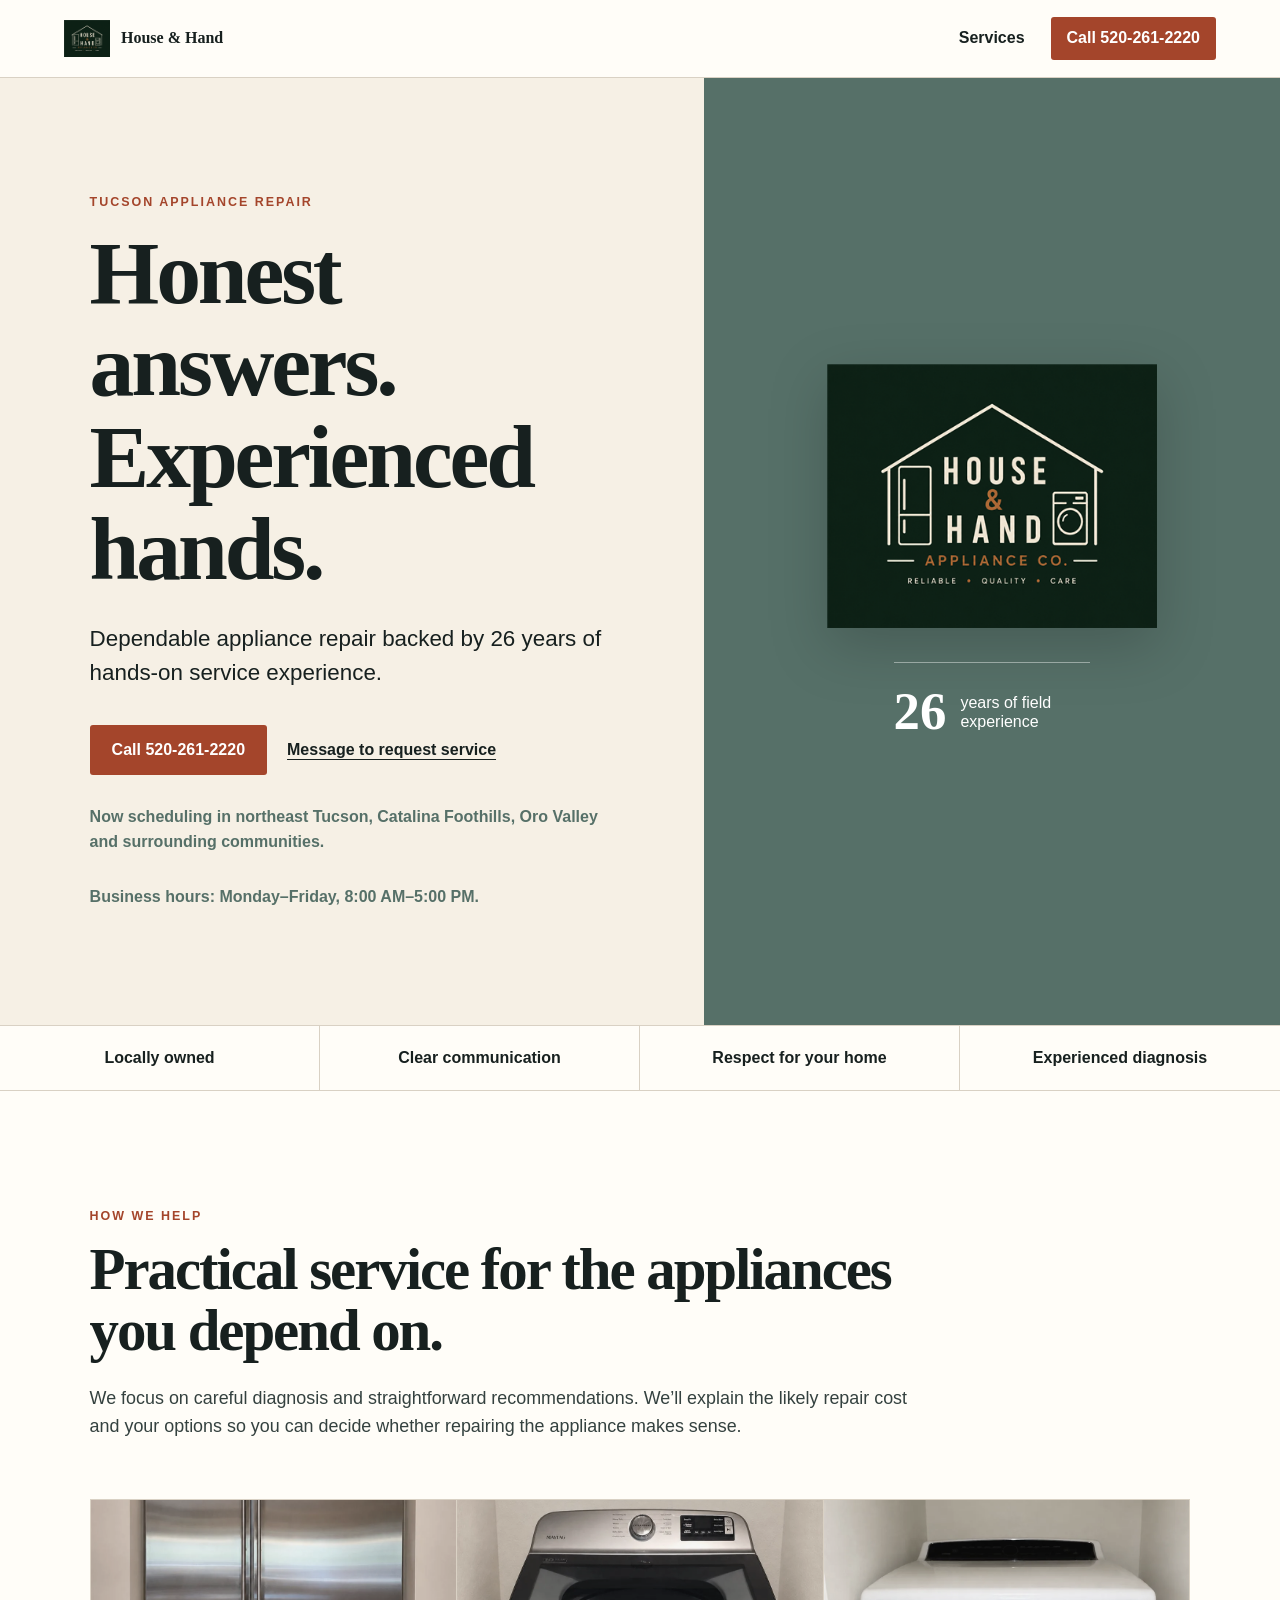
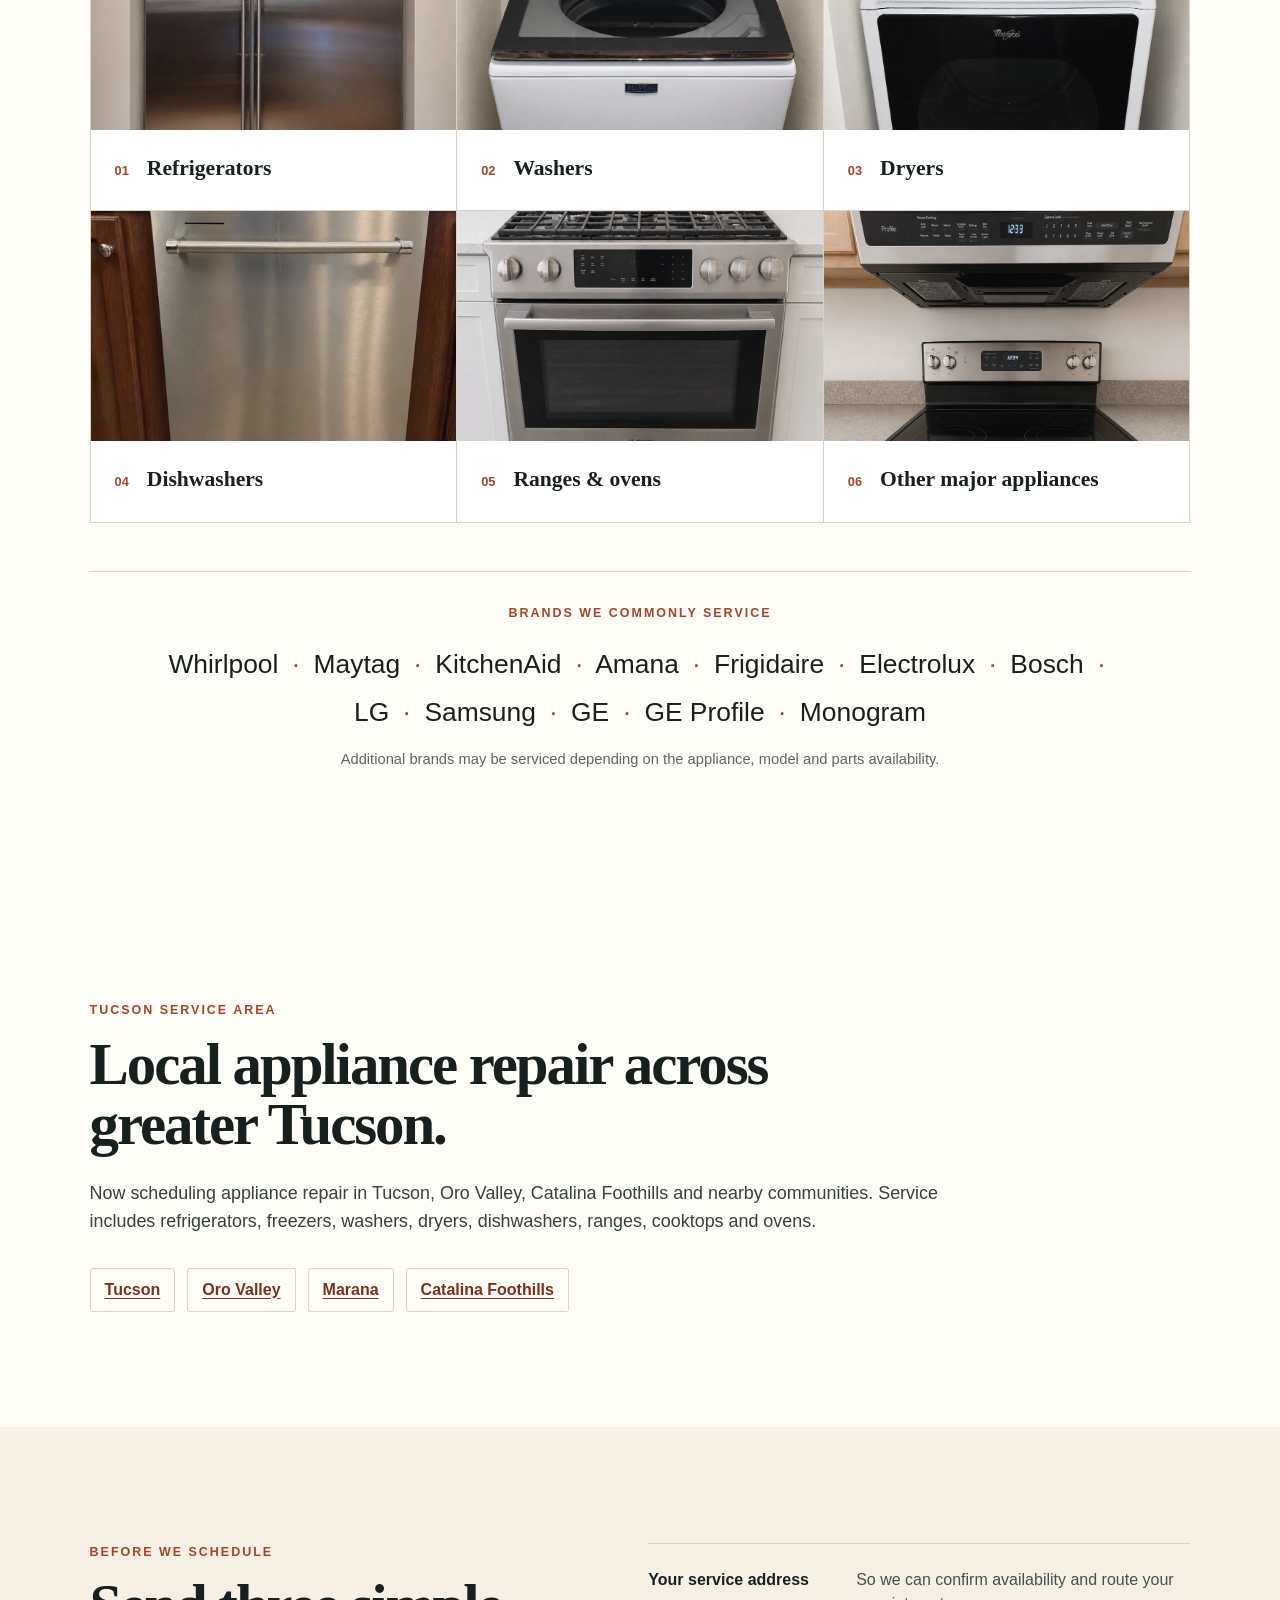
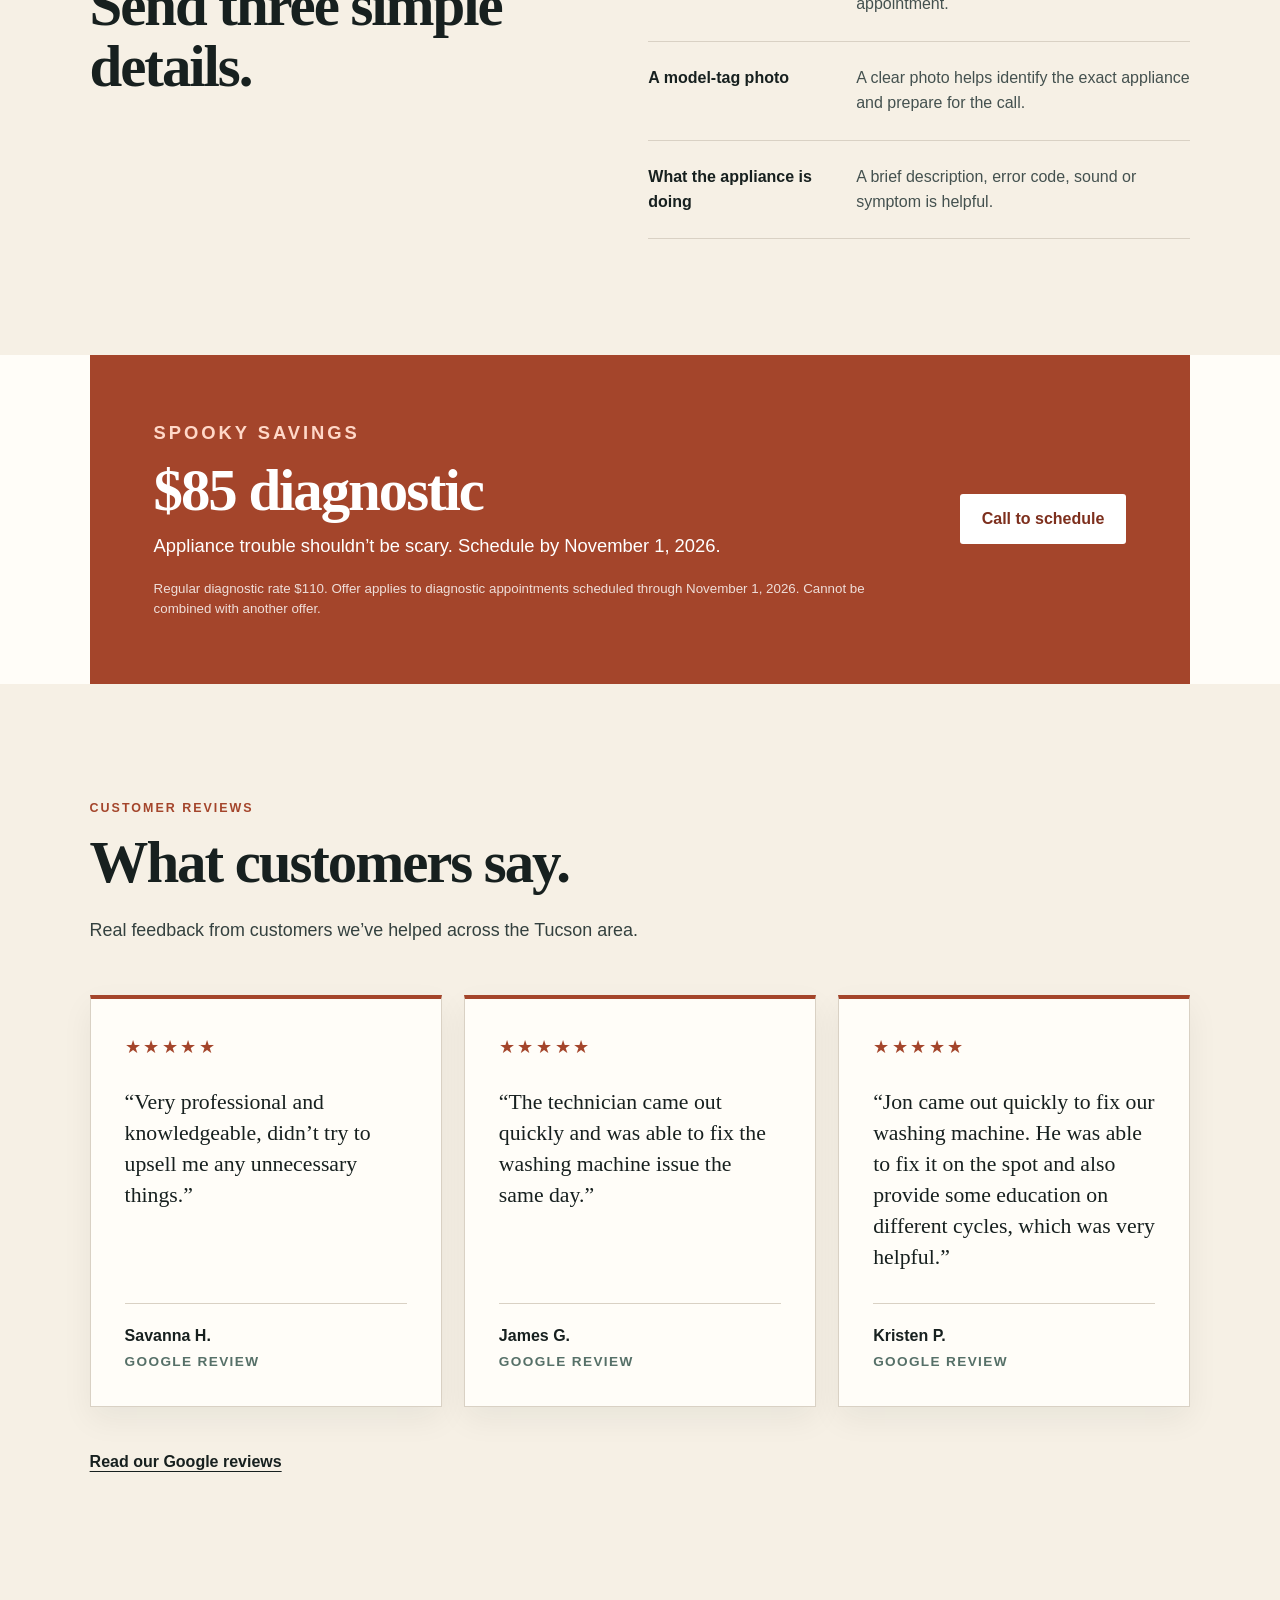
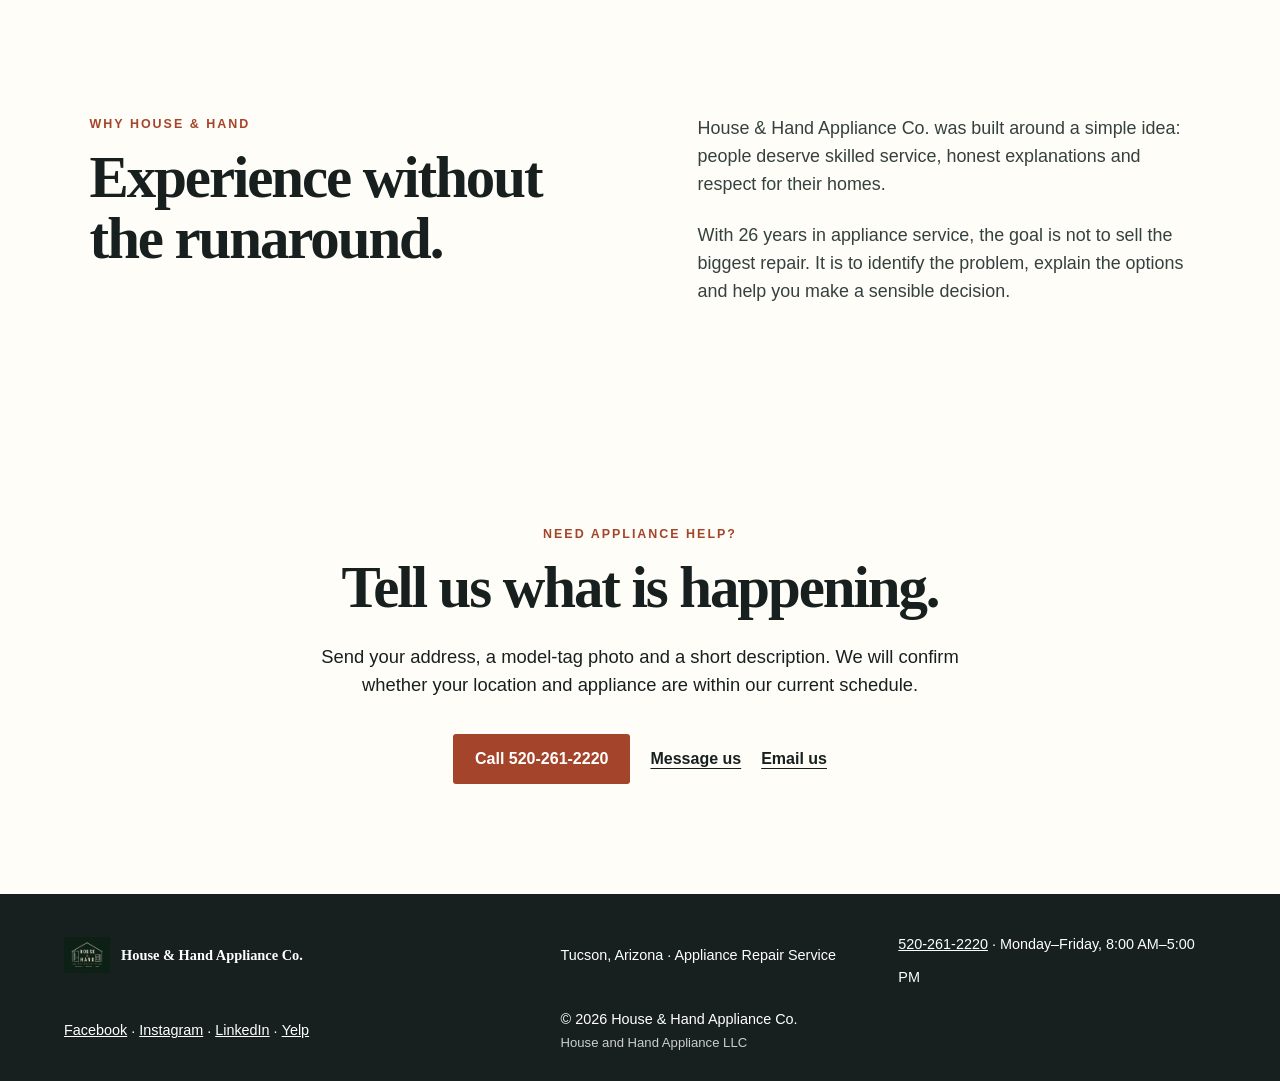
<file: index.html>
<!doctype html>
<html lang="en">
<head>
  <meta charset="utf-8">
  <meta name="viewport" content="width=device-width,initial-scale=1">
  <title>Appliance Repair Tucson | House &amp; Hand Appliance Co.</title>
  <link rel="stylesheet" href="styles.css">
  <meta name="description" content="Experienced appliance repair in Tucson, Oro Valley and Catalina Foothills. Refrigerators, washers, dryers, dishwashers, ranges and ovens.">
  <link rel="canonical" href="https://houseandhand.github.io/house-and-hand-website/">
  <meta property="og:title" content="Appliance Repair Tucson | House &amp; Hand Appliance Co.">
  <meta property="og:description" content="Experienced local appliance repair serving Tucson, Oro Valley and Catalina Foothills.">
  <meta property="og:image" content="https://houseandhand.github.io/house-and-hand-website/assets/og.jpg">
  <meta property="og:url" content="https://houseandhand.github.io/house-and-hand-website/">
  <meta name="twitter:card" content="summary_large_image">
  <meta name="twitter:title" content="Appliance Repair Tucson | House &amp; Hand Appliance Co.">
  <meta name="twitter:description" content="Experienced local appliance repair serving Tucson, Oro Valley and Catalina Foothills.">
  <script type="application/ld+json">{"@context":"https://schema.org","@type":"LocalBusiness","name":"House & Hand Appliance Co.","legalName":"House and Hand Appliance LLC","url":"https://houseandhand.github.io/house-and-hand-website/","logo":"https://houseandhand.github.io/house-and-hand-website/assets/house-hand-logo.png","image":"https://houseandhand.github.io/house-and-hand-website/assets/og.jpg","email":"houseandhand520@gmail.com","telephone":"+1-520-261-2220","openingHoursSpecification":[{"@type":"OpeningHoursSpecification","dayOfWeek":["Monday","Tuesday","Wednesday","Thursday","Friday"],"opens":"08:00","closes":"17:00"}],"description":"Tucson appliance repair backed by 26 years of hands-on service experience.","areaServed":["Tucson, Arizona","Oro Valley, Arizona","Rancho Vistoso, Arizona","Marana, Arizona","Dove Mountain, Arizona","Catalina Foothills, Arizona"],"sameAs":["https://www.facebook.com/profile.php?id=61593531154541","https://www.instagram.com/houseandhand520/","https://www.linkedin.com/company/143455955","https://www.yelp.com/biz/house-and-hand-appliance-tucson"],"knowsAbout":["Refrigerator repair","Washer repair","Dryer repair","Dishwasher repair","Range repair","Oven repair"]}</script>
  <meta name="google-site-verification" content="dO9veXU7jbxrPToEfWw64ej6m-_ocq0muVxLd3n9Z7E">
  <script src="analytics.js" defer></script>
</head>
<body>
<main>
  <nav class="nav">
    <a class="brand" href="#top" aria-label="House &amp; Hand home"><img src="assets/house-hand-logo.webp?v=20260923" alt="" width="420" height="336"><span>House &amp; Hand</span></a>
    <a class="nav-link" href="#service">Services</a>
    <a class="button button-small" href="tel:+15202612220">Call 520-261-2220</a>
  </nav>
  <section class="hero" id="top">
    <div class="hero-copy">
      <p class="eyebrow">Tucson appliance repair</p>
      <h1>Honest answers.<br>Experienced hands.</h1>
      <p class="lead">Dependable appliance repair backed by 26 years of hands-on service experience.</p>
      <div class="actions"><a class="button" href="tel:+15202612220">Call 520-261-2220</a><a class="text-link" href="https://www.facebook.com/profile.php?id=61593531154541">Message to request service</a></div>
      <p class="availability">Now scheduling in northeast Tucson, Catalina Foothills, Oro Valley and surrounding communities.</p>
      <p class="availability">Business hours: Monday–Friday, 8:00 AM–5:00 PM.</p>
    </div>
    <div class="hero-mark"><img src="assets/house-hand-logo.webp?v=20260923" alt="House and Hand Appliance Company logo" width="420" height="336" fetchpriority="high"><div class="experience"><strong>26</strong><span>years of field experience</span></div></div>
  </section>
  <section class="trust-strip"><span>Locally owned</span><span>Clear communication</span><span>Respect for your home</span><span>Experienced diagnosis</span></section>
  <section class="section" id="service">
    <div class="section-intro"><p class="eyebrow">How we help</p><h2>Practical service for the appliances you depend on.</h2><p>We focus on careful diagnosis and straightforward recommendations. We’ll explain the likely repair cost and your options so you can decide whether repairing the appliance makes sense.</p></div>
    <div class="appliance-grid">
      <a class="appliance" href="services/refrigerator-repair/"><img src="assets/service/refrigerator.webp" alt="" width="1000" height="1333" loading="lazy" decoding="async" style="object-position:center"><div class="appliance-label"><span>01</span><h3>Refrigerators</h3></div></a>
      <a class="appliance" href="services/washer-repair/"><img src="assets/service/washer.webp" alt="" width="1000" height="1333" loading="lazy" decoding="async" style="object-position:center 38%"><div class="appliance-label"><span>02</span><h3>Washers</h3></div></a>
      <a class="appliance" href="services/dryer-repair/"><img src="assets/service/dryer.webp" alt="" width="1000" height="1333" loading="lazy" decoding="async" style="object-position:center 34%"><div class="appliance-label"><span>03</span><h3>Dryers</h3></div></a>
      <a class="appliance" href="services/dishwasher-repair/"><img src="assets/service/dishwasher.webp" alt="" width="1000" height="1333" loading="lazy" decoding="async" style="object-position:center 58%"><div class="appliance-label"><span>04</span><h3>Dishwashers</h3></div></a>
      <a class="appliance" href="services/range-oven-repair/"><img src="assets/service/range.webp" alt="" width="1000" height="1333" loading="lazy" decoding="async" style="object-position:center 56%"><div class="appliance-label"><span>05</span><h3>Ranges &amp; ovens</h3></div></a>
      <div class="appliance"><img src="assets/service/other-major.webp" alt="" width="1000" height="1333" loading="lazy" decoding="async" style="object-position:center top"><div class="appliance-label"><span>06</span><h3>Other major appliances</h3></div></div>
    </div>
    <div class="brands"><p class="eyebrow">Brands we commonly service</p><p class="brand-list">Whirlpool <i>·</i> Maytag <i>·</i> KitchenAid <i>·</i> Amana <i>·</i> Frigidaire <i>·</i> Electrolux <i>·</i> Bosch <i>·</i> LG <i>·</i> Samsung <i>·</i> GE <i>·</i> GE Profile <i>·</i> Monogram</p><p class="brand-note">Additional brands may be serviced depending on the appliance, model and parts availability.</p></div>
  </section>
  <section class="section"><div class="section-intro"><p class="eyebrow">Tucson service area</p><h2>Local appliance repair across greater Tucson.</h2><p>Now scheduling appliance repair in Tucson, Oro Valley, Catalina Foothills and nearby communities. Service includes refrigerators, freezers, washers, dryers, dishwashers, ranges, cooktops and ovens.</p></div><nav class="area-links" aria-label="Service areas"><a href="service-areas/tucson-appliance-repair/">Tucson</a><a href="service-areas/oro-valley-appliance-repair/">Oro Valley</a><a href="service-areas/marana-appliance-repair/">Marana</a><a href="service-areas/catalina-foothills-appliance-repair/">Catalina Foothills</a></nav></section>
  <section class="section split"><div><p class="eyebrow">Before we schedule</p><h2>Send three simple details.</h2></div><ol class="steps"><li><strong>Your service address</strong><span>So we can confirm availability and route your appointment.</span></li><li><strong>A model-tag photo</strong><span>A clear photo helps identify the exact appliance and prepare for the call.</span></li><li><strong>What the appliance is doing</strong><span>A brief description, error code, sound or symptom is helpful.</span></li></ol></section>
  <section class="offer"><div><p class="eyebrow">Spooky savings</p><h2>$85 diagnostic</h2><p>Appliance trouble shouldn’t be scary. Schedule by November 1, 2026.</p><small>Regular diagnostic rate $110. Offer applies to diagnostic appointments scheduled through November 1, 2026. Cannot be combined with another offer.</small></div><a class="button button-light" href="tel:+15202612220">Call to schedule</a></section>
  <section class="section testimonials" aria-labelledby="reviews-heading">
    <div class="section-intro"><p class="eyebrow">Customer reviews</p><h2 id="reviews-heading">What customers say.</h2><p>Real feedback from customers we’ve helped across the Tucson area.</p></div>
    <div class="testimonial-grid">
      <figure class="testimonial-card"><div class="review-stars" aria-label="5 out of 5 stars">★★★★★</div><blockquote><p>“Very professional and knowledgeable, didn’t try to upsell me any unnecessary things.”</p></blockquote><figcaption><strong>Savanna H.</strong><span>Google review</span></figcaption></figure>
      <figure class="testimonial-card"><div class="review-stars" aria-label="5 out of 5 stars">★★★★★</div><blockquote><p>“The technician came out quickly and was able to fix the washing machine issue the same day.”</p></blockquote><figcaption><strong>James G.</strong><span>Google review</span></figcaption></figure>
      <figure class="testimonial-card"><div class="review-stars" aria-label="5 out of 5 stars">★★★★★</div><blockquote><p>“Jon came out quickly to fix our washing machine. He was able to fix it on the spot and also provide some education on different cycles, which was very helpful.”</p></blockquote><figcaption><strong>Kristen P.</strong><span>Google review</span></figcaption></figure>
    </div>
    <p class="reviews-link"><a class="text-link" href="https://www.google.com/maps?cid=17438835963367853135">Read our Google reviews</a></p>
  </section>
  <section class="section story"><div><p class="eyebrow">Why House &amp; Hand</p><h2>Experience without the runaround.</h2></div><div class="story-copy"><p>House &amp; Hand Appliance Co. was built around a simple idea: people deserve skilled service, honest explanations and respect for their homes.</p><p>With 26 years in appliance service, the goal is not to sell the biggest repair. It is to identify the problem, explain the options and help you make a sensible decision.</p></div></section>
  <section class="cta"><p class="eyebrow">Need appliance help?</p><h2>Tell us what is happening.</h2><p>Send your address, a model-tag photo and a short description. We will confirm whether your location and appliance are within our current schedule.</p><div class="actions actions-center"><a class="button" href="tel:+15202612220">Call 520-261-2220</a><a class="text-link" href="https://www.facebook.com/profile.php?id=61593531154541">Message us</a><a class="text-link" href="mailto:houseandhand520@gmail.com">Email us</a></div></section>
  <footer>
    <div class="brand footer-brand"><img src="assets/house-hand-logo.webp?v=20260923" alt="" width="420" height="336" loading="lazy" decoding="async"><span>House &amp; Hand Appliance Co.</span></div>
    <p>Tucson, Arizona · Appliance Repair Service</p>
    <p><a href="tel:+15202612220">520-261-2220</a> · Monday–Friday, 8:00 AM–5:00 PM</p>
    <p class="social-links" aria-label="Follow House &amp; Hand"><a href="https://www.facebook.com/profile.php?id=61593531154541">Facebook</a> · <a href="https://www.instagram.com/houseandhand520/">Instagram</a> · <a href="https://www.linkedin.com/company/143455955">LinkedIn</a> · <a href="https://www.yelp.com/biz/house-and-hand-appliance-tucson">Yelp</a></p>
    <p>© 2026 House &amp; Hand Appliance Co.<br><span class="legal-name">House and Hand Appliance LLC</span></p>
  </footer>
</main>
</body>
</html>
</file>
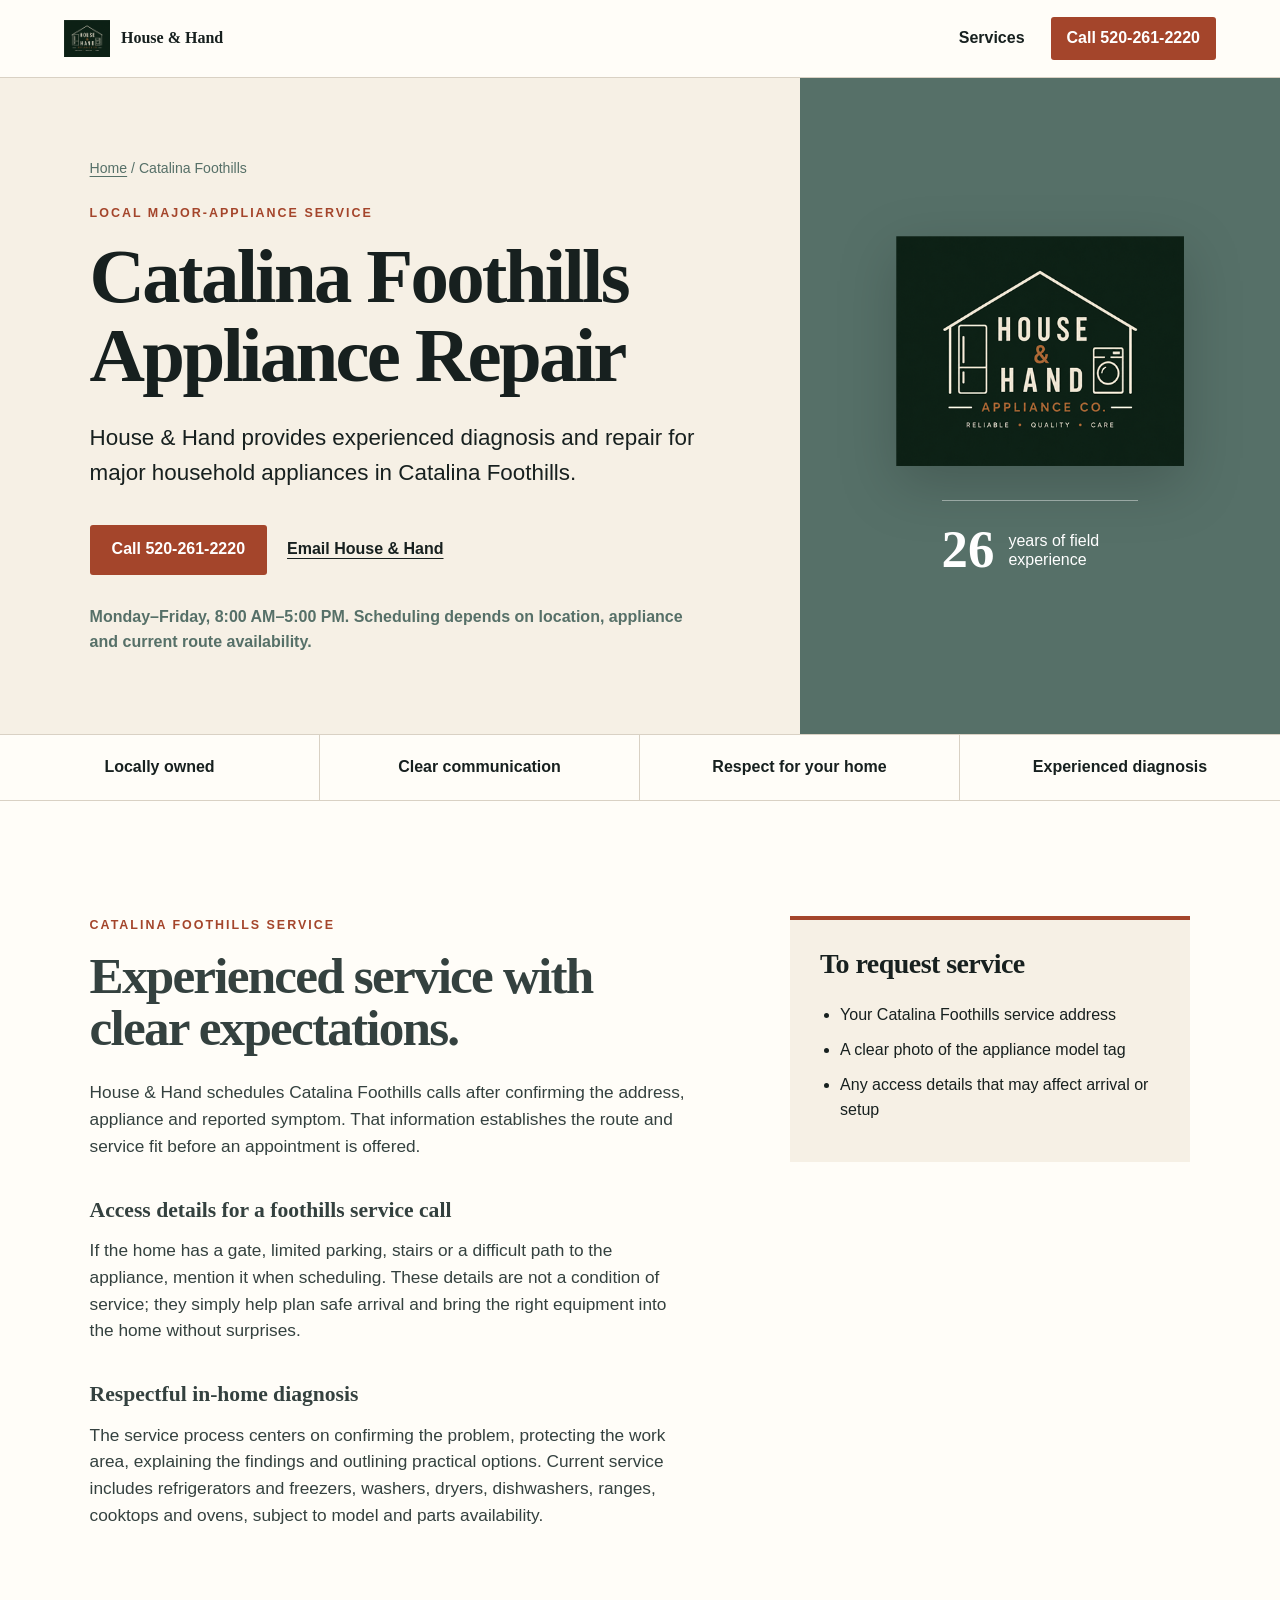
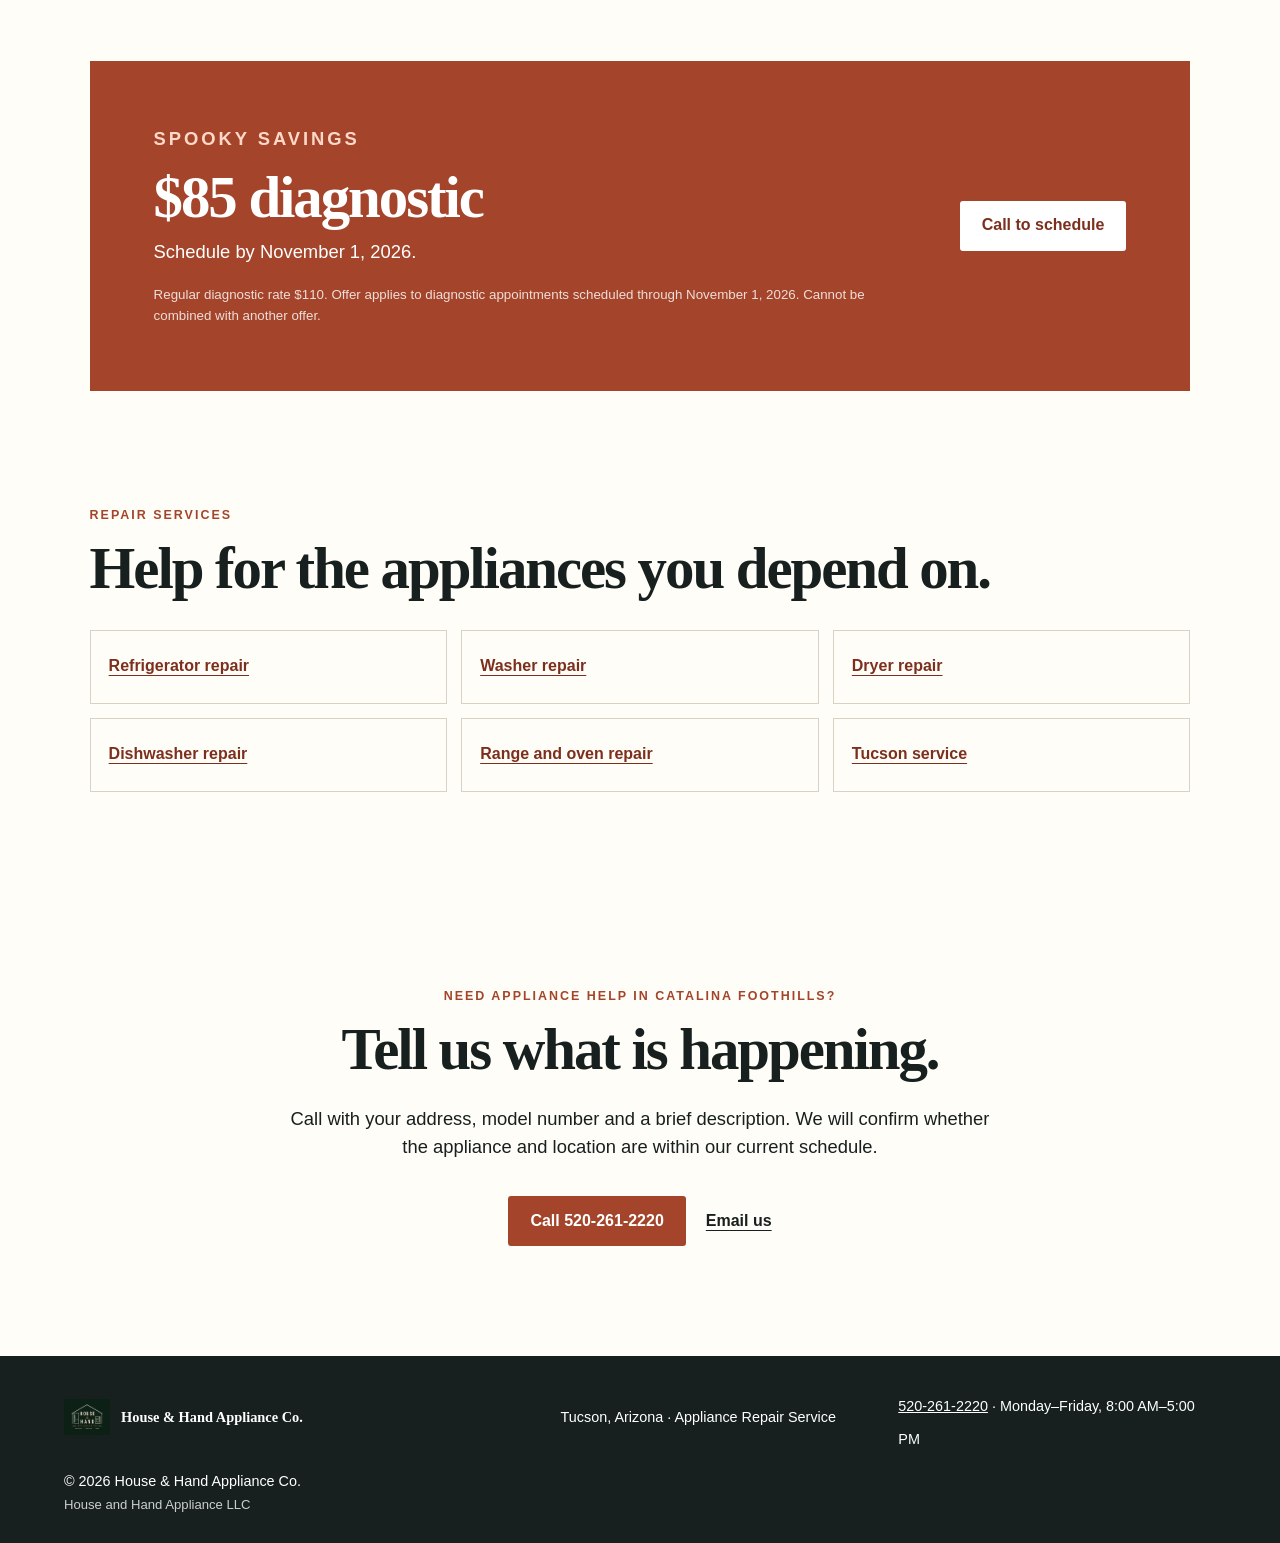
<file: service-areas/catalina-foothills-appliance-repair/index.html>
<!doctype html>
<html lang="en"><head><meta charset="utf-8"><meta name="viewport" content="width=device-width,initial-scale=1"><title>Catalina Foothills Appliance Repair | House &amp; Hand</title><meta name="description" content="Appliance repair in Catalina Foothills for refrigerators, washers, dryers, dishwashers, ranges and ovens. Call House & Hand at 520-261-2220."><link rel="canonical" href="https://houseandhand.github.io/house-and-hand-website/service-areas/catalina-foothills-appliance-repair/"><meta property="og:title" content="Catalina Foothills Appliance Repair | House &amp; Hand"><meta property="og:description" content="Experienced local appliance repair for Catalina Foothills homeowners."><meta property="og:type" content="website"><meta property="og:url" content="https://houseandhand.github.io/house-and-hand-website/service-areas/catalina-foothills-appliance-repair/"><meta property="og:image" content="https://houseandhand.github.io/house-and-hand-website/assets/og.jpg"><link rel="stylesheet" href="../../styles.css"><script type="application/ld+json">{"@context":"https://schema.org","@type":"Service","name":"Catalina Foothills Appliance Repair","serviceType":"Major household appliance repair","url":"https://houseandhand.github.io/house-and-hand-website/service-areas/catalina-foothills-appliance-repair/","areaServed":{"@type":"Place","name":"Catalina Foothills, Arizona"},"provider":{"@type":"LocalBusiness","name":"House & Hand Appliance Co.","legalName":"House and Hand Appliance LLC","telephone":"+1-520-261-2220","url":"https://houseandhand.github.io/house-and-hand-website/"}}</script><script src="../../analytics.js" defer></script></head>
<body><main><nav class="nav"><a class="brand" href="../../" aria-label="House &amp; Hand home"><img src="../../assets/house-hand-logo.webp?v=20260923" alt="" width="420" height="336"><span>House &amp; Hand</span></a><a class="nav-link" href="../../#service">Services</a><a class="button button-small" href="tel:+15202612220">Call 520-261-2220</a></nav>
<section class="subpage-hero"><div class="hero-copy"><p class="breadcrumbs"><a href="../../">Home</a> / Catalina Foothills</p><p class="eyebrow">Local major-appliance service</p><h1>Catalina Foothills Appliance Repair</h1><p class="lead">House &amp; Hand provides experienced diagnosis and repair for major household appliances in Catalina Foothills.</p><div class="actions"><a class="button" href="tel:+15202612220">Call 520-261-2220</a><a class="text-link" href="mailto:houseandhand520@gmail.com">Email House &amp; Hand</a></div><p class="availability">Monday–Friday, 8:00 AM–5:00 PM. Scheduling depends on location, appliance and current route availability.</p></div><div class="hero-mark"><img src="../../assets/house-hand-logo.webp?v=20260923" alt="House and Hand Appliance Company logo" width="420" height="336" fetchpriority="high"><div class="experience"><strong>26</strong><span>years of field experience</span></div></div></section>
<section class="trust-strip"><span>Locally owned</span><span>Clear communication</span><span>Respect for your home</span><span>Experienced diagnosis</span></section>
<section class="section content-grid"><div class="content-copy"><p class="eyebrow">Catalina Foothills service</p><h2>Experienced service with clear expectations.</h2><p>House &amp; Hand schedules Catalina Foothills calls after confirming the address, appliance and reported symptom. That information establishes the route and service fit before an appointment is offered.</p><h3>Access details for a foothills service call</h3><p>If the home has a gate, limited parking, stairs or a difficult path to the appliance, mention it when scheduling. These details are not a condition of service; they simply help plan safe arrival and bring the right equipment into the home without surprises.</p><h3>Respectful in-home diagnosis</h3><p>The service process centers on confirming the problem, protecting the work area, explaining the findings and outlining practical options. Current service includes refrigerators and freezers, washers, dryers, dishwashers, ranges, cooktops and ovens, subject to model and parts availability.</p></div><aside class="fact-panel"><h2>To request service</h2><ul><li>Your Catalina Foothills service address</li><li>A clear photo of the appliance model tag</li><li>Any access details that may affect arrival or setup</li></ul></aside></section>
<section class="offer"><div><p class="eyebrow">Spooky savings</p><h2>$85 diagnostic</h2><p>Schedule by November 1, 2026.</p><small>Regular diagnostic rate $110. Offer applies to diagnostic appointments scheduled through November 1, 2026. Cannot be combined with another offer.</small></div><a class="button button-light" href="tel:+15202612220">Call to schedule</a></section>
<section class="section"><p class="eyebrow">Repair services</p><h2>Help for the appliances you depend on.</h2><div class="link-grid"><a href="../../services/refrigerator-repair/">Refrigerator repair</a><a href="../../services/washer-repair/">Washer repair</a><a href="../../services/dryer-repair/">Dryer repair</a><a href="../../services/dishwasher-repair/">Dishwasher repair</a><a href="../../services/range-oven-repair/">Range and oven repair</a><a href="../tucson-appliance-repair/">Tucson service</a></div></section>
<section class="cta"><p class="eyebrow">Need appliance help in Catalina Foothills?</p><h2>Tell us what is happening.</h2><p>Call with your address, model number and a brief description. We will confirm whether the appliance and location are within our current schedule.</p><div class="actions actions-center"><a class="button" href="tel:+15202612220">Call 520-261-2220</a><a class="text-link" href="mailto:houseandhand520@gmail.com">Email us</a></div></section>
<footer><div class="brand footer-brand"><img src="../../assets/house-hand-logo.webp?v=20260923" alt="" width="420" height="336" loading="lazy" decoding="async"><span>House &amp; Hand Appliance Co.</span></div><p>Tucson, Arizona · Appliance Repair Service</p><p><a href="tel:+15202612220">520-261-2220</a> · Monday–Friday, 8:00 AM–5:00 PM</p><p>© 2026 House &amp; Hand Appliance Co.<br><span class="legal-name">House and Hand Appliance LLC</span></p></footer></main></body></html>
</file>
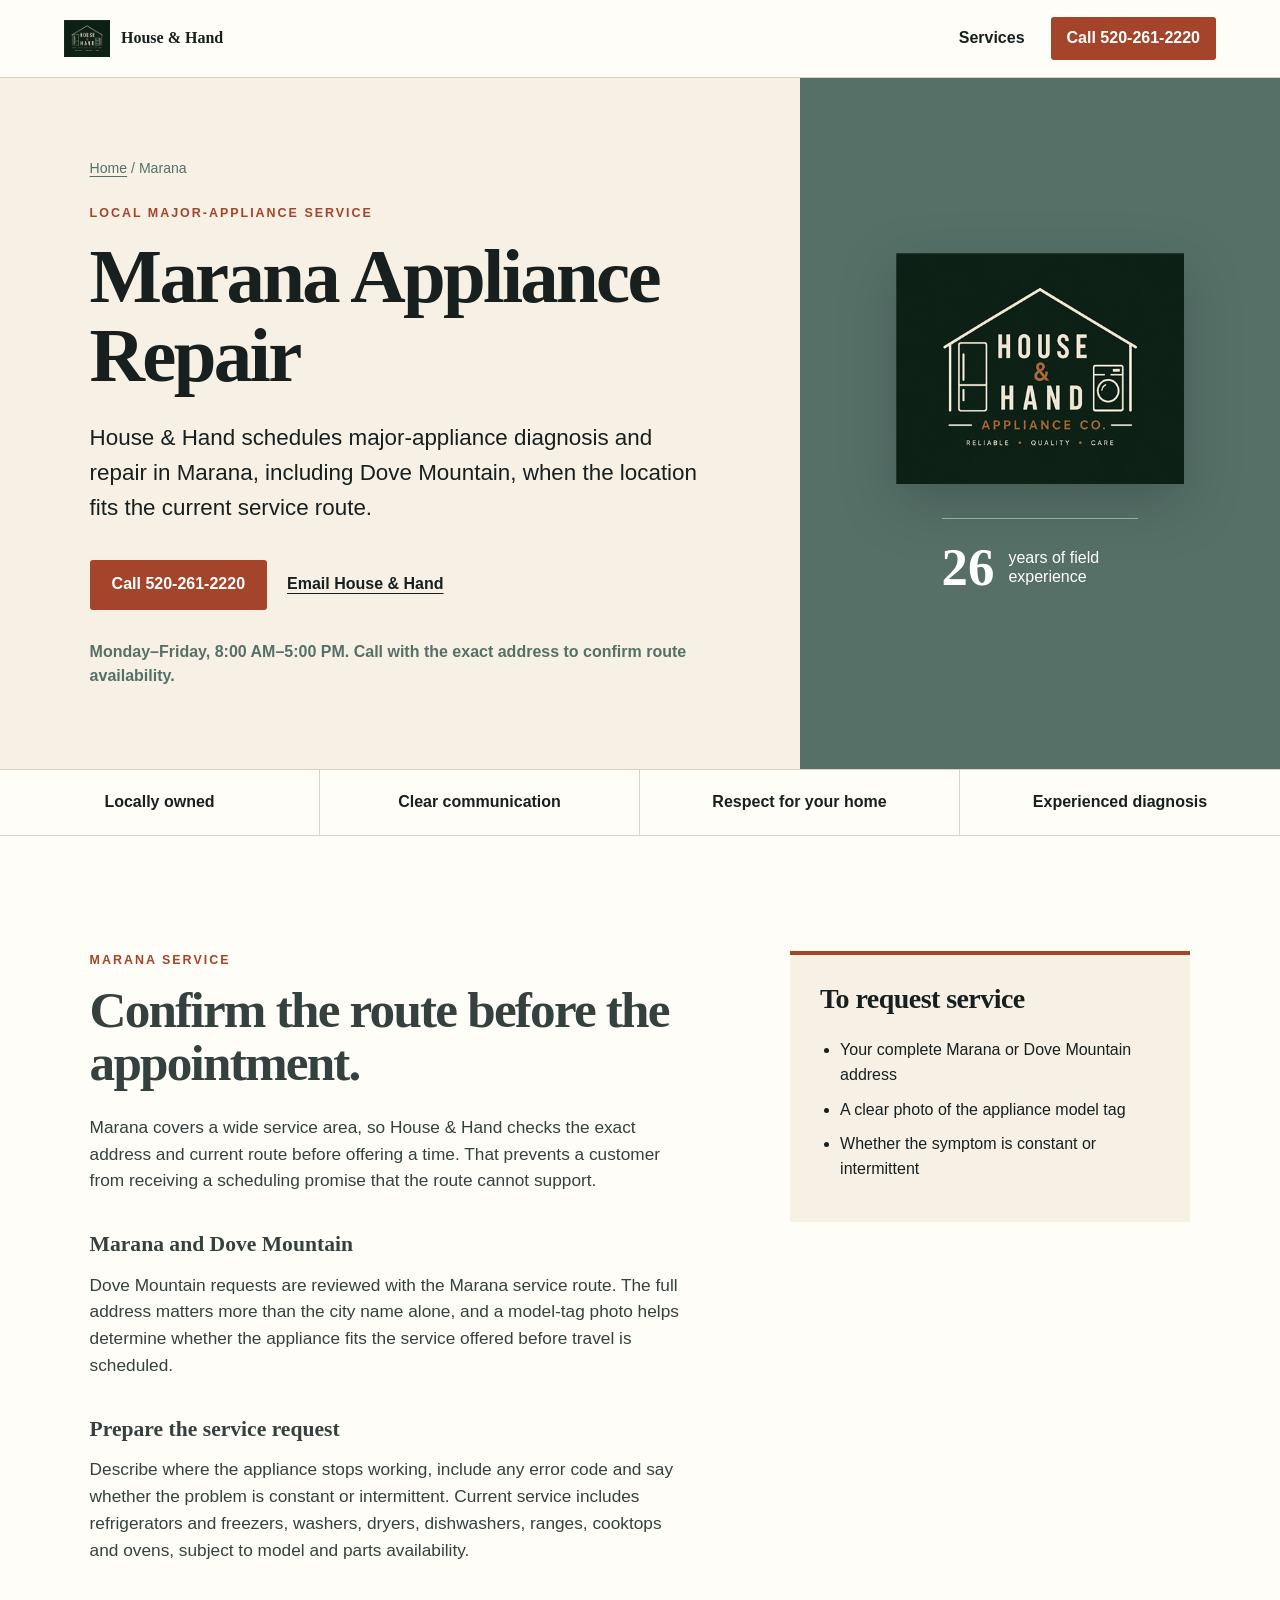
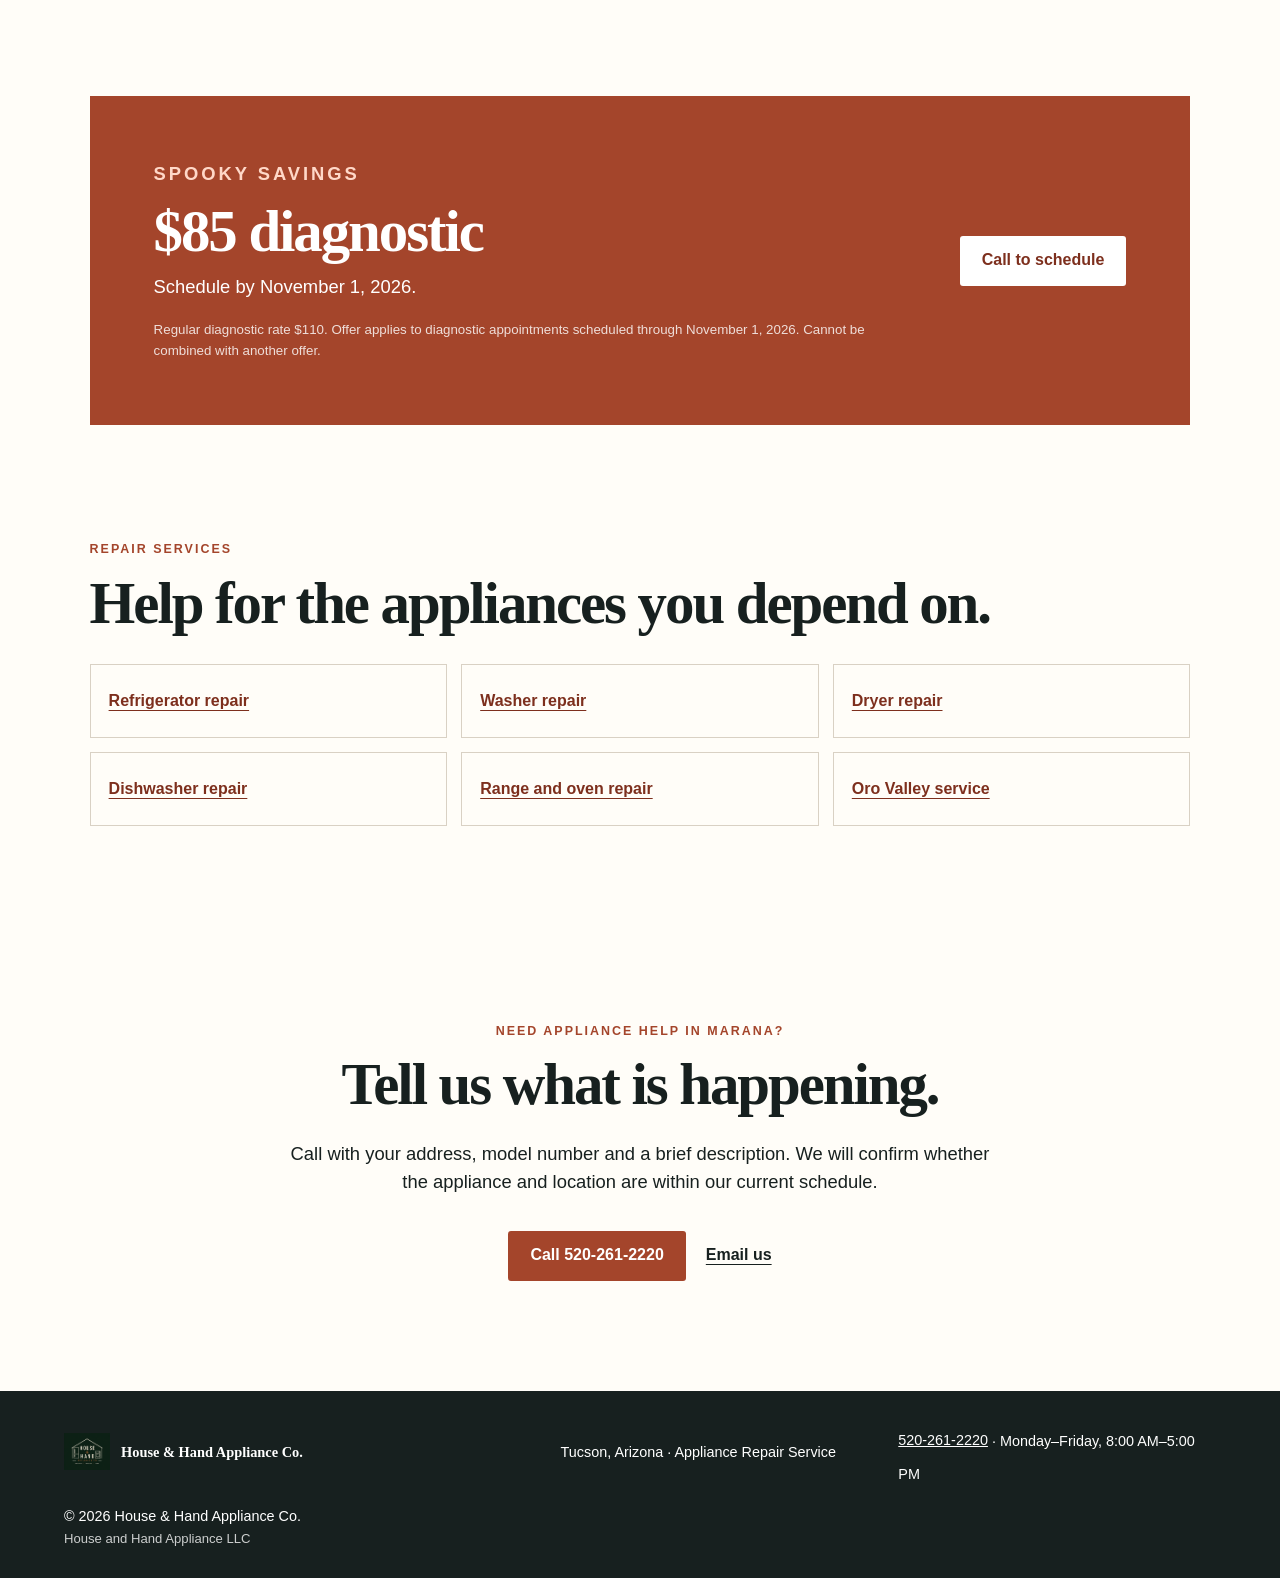
<file: service-areas/marana-appliance-repair/index.html>
<!doctype html>
<html lang="en"><head><meta charset="utf-8"><meta name="viewport" content="width=device-width,initial-scale=1"><title>Marana Appliance Repair | House &amp; Hand</title><meta name="description" content="Appliance repair in Marana for refrigerators, washers, dryers, dishwashers, ranges and ovens. Call House & Hand at 520-261-2220."><link rel="canonical" href="https://houseandhand.github.io/house-and-hand-website/service-areas/marana-appliance-repair/"><meta property="og:title" content="Marana Appliance Repair | House &amp; Hand"><meta property="og:description" content="Experienced appliance repair for Marana homeowners, subject to route availability."><meta property="og:type" content="website"><meta property="og:url" content="https://houseandhand.github.io/house-and-hand-website/service-areas/marana-appliance-repair/"><meta property="og:image" content="https://houseandhand.github.io/house-and-hand-website/assets/og.jpg"><link rel="stylesheet" href="../../styles.css"><script type="application/ld+json">{"@context":"https://schema.org","@type":"Service","name":"Marana Appliance Repair","serviceType":"Major household appliance repair","url":"https://houseandhand.github.io/house-and-hand-website/service-areas/marana-appliance-repair/","areaServed":{"@type":"City","name":"Marana","containedInPlace":{"@type":"State","name":"Arizona"}},"provider":{"@type":"LocalBusiness","name":"House & Hand Appliance Co.","legalName":"House and Hand Appliance LLC","telephone":"+1-520-261-2220","url":"https://houseandhand.github.io/house-and-hand-website/"}}</script><script src="../../analytics.js" defer></script></head>
<body><main><nav class="nav"><a class="brand" href="../../" aria-label="House &amp; Hand home"><img src="../../assets/house-hand-logo.webp?v=20260923" alt="" width="420" height="336"><span>House &amp; Hand</span></a><a class="nav-link" href="../../#service">Services</a><a class="button button-small" href="tel:+15202612220">Call 520-261-2220</a></nav>
<section class="subpage-hero"><div class="hero-copy"><p class="breadcrumbs"><a href="../../">Home</a> / Marana</p><p class="eyebrow">Local major-appliance service</p><h1>Marana Appliance Repair</h1><p class="lead">House &amp; Hand schedules major-appliance diagnosis and repair in Marana, including Dove Mountain, when the location fits the current service route.</p><div class="actions"><a class="button" href="tel:+15202612220">Call 520-261-2220</a><a class="text-link" href="mailto:houseandhand520@gmail.com">Email House &amp; Hand</a></div><p class="availability">Monday–Friday, 8:00 AM–5:00 PM. Call with the exact address to confirm route availability.</p></div><div class="hero-mark"><img src="../../assets/house-hand-logo.webp?v=20260923" alt="House and Hand Appliance Company logo" width="420" height="336" fetchpriority="high"><div class="experience"><strong>26</strong><span>years of field experience</span></div></div></section>
<section class="trust-strip"><span>Locally owned</span><span>Clear communication</span><span>Respect for your home</span><span>Experienced diagnosis</span></section>
<section class="section content-grid"><div class="content-copy"><p class="eyebrow">Marana service</p><h2>Confirm the route before the appointment.</h2><p>Marana covers a wide service area, so House &amp; Hand checks the exact address and current route before offering a time. That prevents a customer from receiving a scheduling promise that the route cannot support.</p><h3>Marana and Dove Mountain</h3><p>Dove Mountain requests are reviewed with the Marana service route. The full address matters more than the city name alone, and a model-tag photo helps determine whether the appliance fits the service offered before travel is scheduled.</p><h3>Prepare the service request</h3><p>Describe where the appliance stops working, include any error code and say whether the problem is constant or intermittent. Current service includes refrigerators and freezers, washers, dryers, dishwashers, ranges, cooktops and ovens, subject to model and parts availability.</p></div><aside class="fact-panel"><h2>To request service</h2><ul><li>Your complete Marana or Dove Mountain address</li><li>A clear photo of the appliance model tag</li><li>Whether the symptom is constant or intermittent</li></ul></aside></section>
<section class="offer"><div><p class="eyebrow">Spooky savings</p><h2>$85 diagnostic</h2><p>Schedule by November 1, 2026.</p><small>Regular diagnostic rate $110. Offer applies to diagnostic appointments scheduled through November 1, 2026. Cannot be combined with another offer.</small></div><a class="button button-light" href="tel:+15202612220">Call to schedule</a></section>
<section class="section"><p class="eyebrow">Repair services</p><h2>Help for the appliances you depend on.</h2><div class="link-grid"><a href="../../services/refrigerator-repair/">Refrigerator repair</a><a href="../../services/washer-repair/">Washer repair</a><a href="../../services/dryer-repair/">Dryer repair</a><a href="../../services/dishwasher-repair/">Dishwasher repair</a><a href="../../services/range-oven-repair/">Range and oven repair</a><a href="../oro-valley-appliance-repair/">Oro Valley service</a></div></section>
<section class="cta"><p class="eyebrow">Need appliance help in Marana?</p><h2>Tell us what is happening.</h2><p>Call with your address, model number and a brief description. We will confirm whether the appliance and location are within our current schedule.</p><div class="actions actions-center"><a class="button" href="tel:+15202612220">Call 520-261-2220</a><a class="text-link" href="mailto:houseandhand520@gmail.com">Email us</a></div></section>
<footer><div class="brand footer-brand"><img src="../../assets/house-hand-logo.webp?v=20260923" alt="" width="420" height="336" loading="lazy" decoding="async"><span>House &amp; Hand Appliance Co.</span></div><p>Tucson, Arizona · Appliance Repair Service</p><p><a href="tel:+15202612220">520-261-2220</a> · Monday–Friday, 8:00 AM–5:00 PM</p><p>© 2026 House &amp; Hand Appliance Co.<br><span class="legal-name">House and Hand Appliance LLC</span></p></footer></main></body></html>
</file>
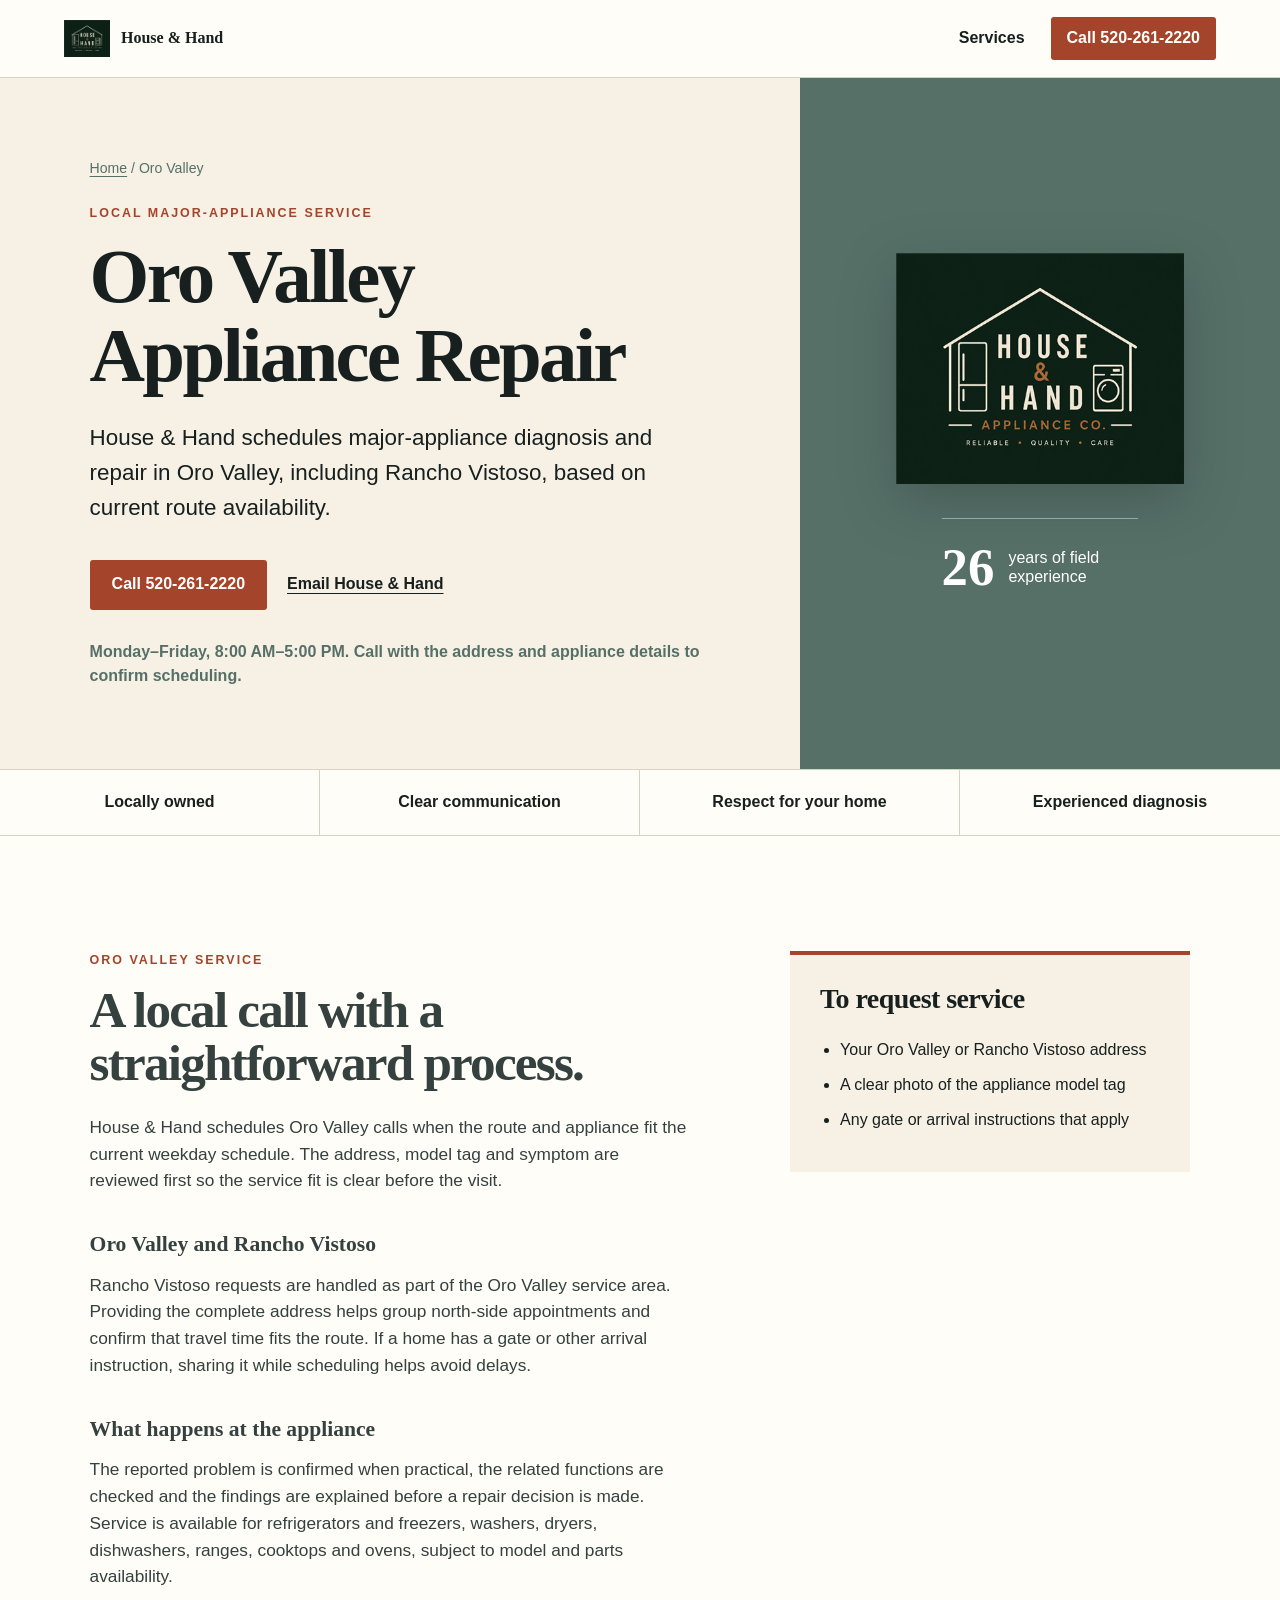
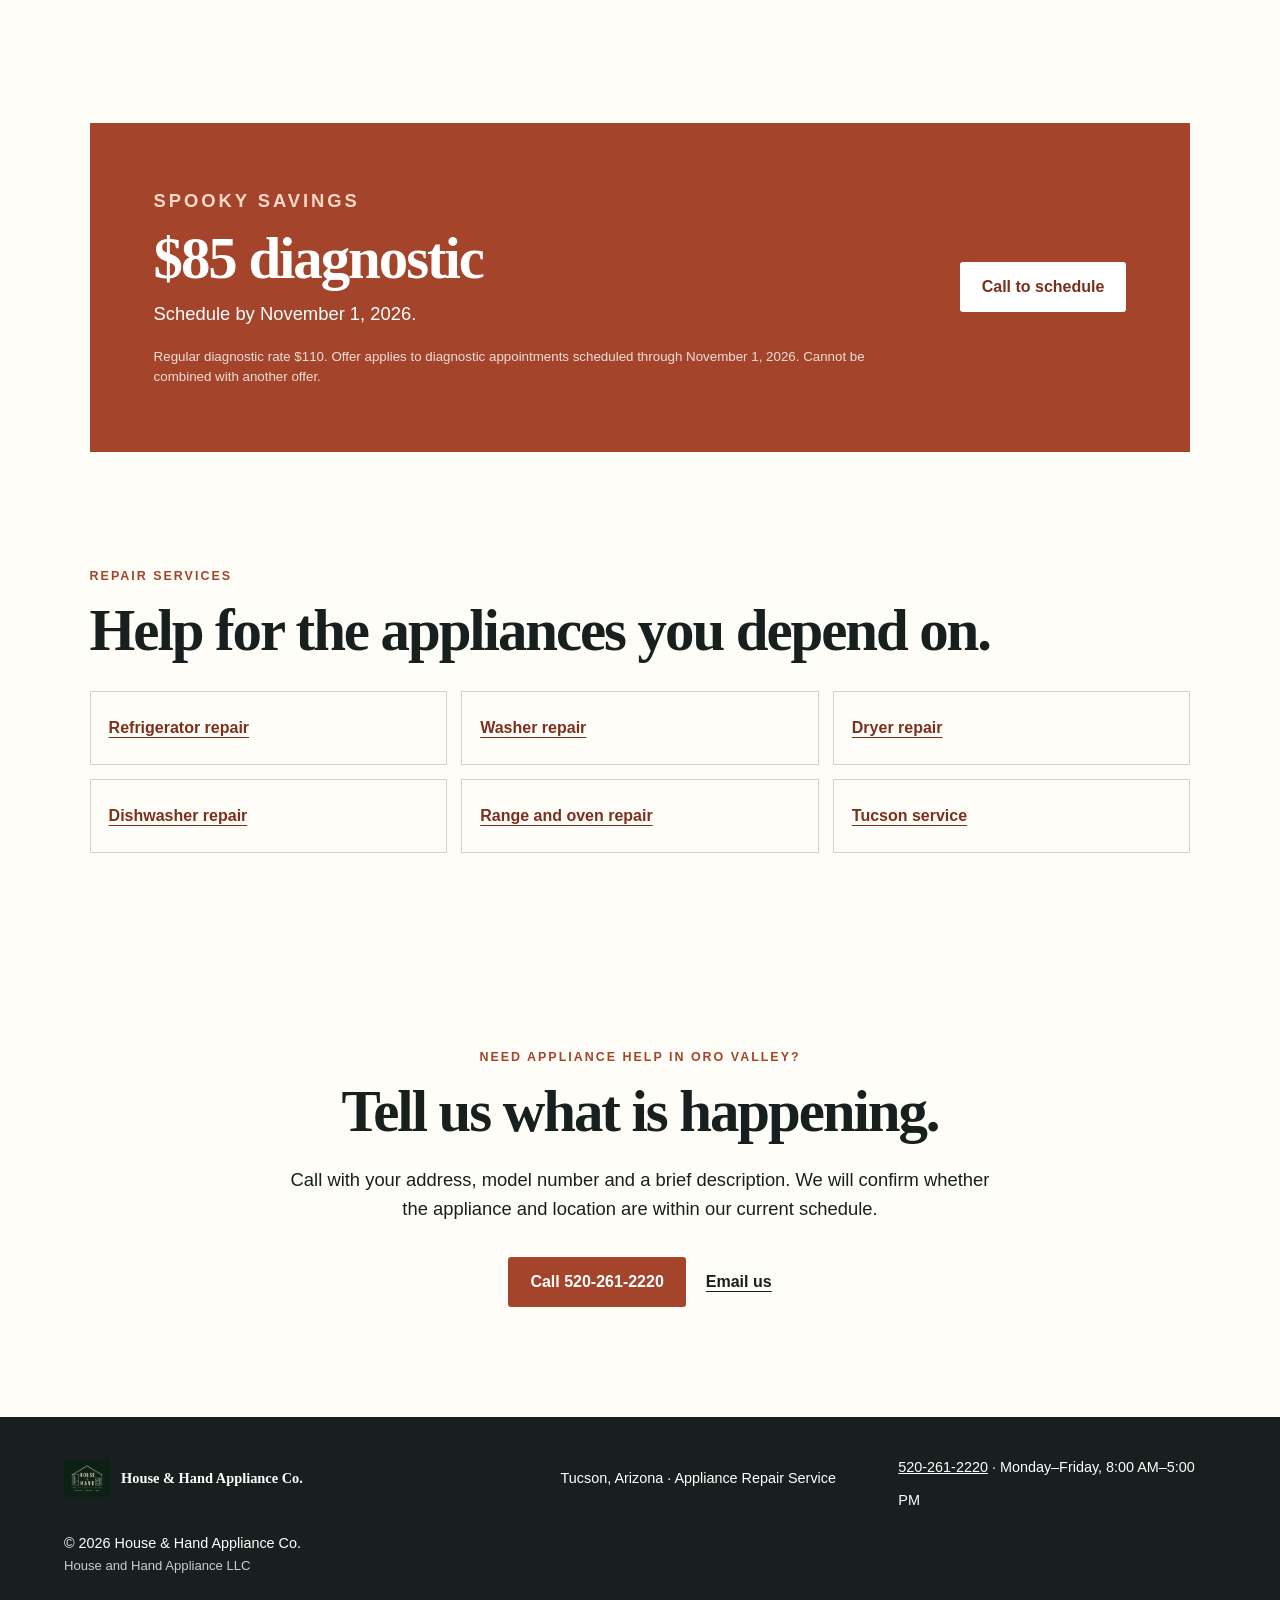
<file: service-areas/oro-valley-appliance-repair/index.html>
<!doctype html>
<html lang="en"><head><meta charset="utf-8"><meta name="viewport" content="width=device-width,initial-scale=1"><title>Oro Valley Appliance Repair | House &amp; Hand</title><meta name="description" content="Appliance repair in Oro Valley for refrigerators, washers, dryers, dishwashers, ranges and ovens. Call House & Hand at 520-261-2220."><link rel="canonical" href="https://houseandhand.github.io/house-and-hand-website/service-areas/oro-valley-appliance-repair/"><meta property="og:title" content="Oro Valley Appliance Repair | House &amp; Hand"><meta property="og:description" content="Experienced local appliance repair for Oro Valley homeowners."><meta property="og:type" content="website"><meta property="og:url" content="https://houseandhand.github.io/house-and-hand-website/service-areas/oro-valley-appliance-repair/"><meta property="og:image" content="https://houseandhand.github.io/house-and-hand-website/assets/og.jpg"><link rel="stylesheet" href="../../styles.css"><script type="application/ld+json">{"@context":"https://schema.org","@type":"Service","name":"Oro Valley Appliance Repair","serviceType":"Major household appliance repair","url":"https://houseandhand.github.io/house-and-hand-website/service-areas/oro-valley-appliance-repair/","areaServed":{"@type":"City","name":"Oro Valley","containedInPlace":{"@type":"State","name":"Arizona"}},"provider":{"@type":"LocalBusiness","name":"House & Hand Appliance Co.","legalName":"House and Hand Appliance LLC","telephone":"+1-520-261-2220","url":"https://houseandhand.github.io/house-and-hand-website/"}}</script><script src="../../analytics.js" defer></script></head>
<body><main><nav class="nav"><a class="brand" href="../../" aria-label="House &amp; Hand home"><img src="../../assets/house-hand-logo.webp?v=20260923" alt="" width="420" height="336"><span>House &amp; Hand</span></a><a class="nav-link" href="../../#service">Services</a><a class="button button-small" href="tel:+15202612220">Call 520-261-2220</a></nav>
<section class="subpage-hero"><div class="hero-copy"><p class="breadcrumbs"><a href="../../">Home</a> / Oro Valley</p><p class="eyebrow">Local major-appliance service</p><h1>Oro Valley Appliance Repair</h1><p class="lead">House &amp; Hand schedules major-appliance diagnosis and repair in Oro Valley, including Rancho Vistoso, based on current route availability.</p><div class="actions"><a class="button" href="tel:+15202612220">Call 520-261-2220</a><a class="text-link" href="mailto:houseandhand520@gmail.com">Email House &amp; Hand</a></div><p class="availability">Monday–Friday, 8:00 AM–5:00 PM. Call with the address and appliance details to confirm scheduling.</p></div><div class="hero-mark"><img src="../../assets/house-hand-logo.webp?v=20260923" alt="House and Hand Appliance Company logo" width="420" height="336" fetchpriority="high"><div class="experience"><strong>26</strong><span>years of field experience</span></div></div></section>
<section class="trust-strip"><span>Locally owned</span><span>Clear communication</span><span>Respect for your home</span><span>Experienced diagnosis</span></section>
<section class="section content-grid"><div class="content-copy"><p class="eyebrow">Oro Valley service</p><h2>A local call with a straightforward process.</h2><p>House &amp; Hand schedules Oro Valley calls when the route and appliance fit the current weekday schedule. The address, model tag and symptom are reviewed first so the service fit is clear before the visit.</p><h3>Oro Valley and Rancho Vistoso</h3><p>Rancho Vistoso requests are handled as part of the Oro Valley service area. Providing the complete address helps group north-side appointments and confirm that travel time fits the route. If a home has a gate or other arrival instruction, sharing it while scheduling helps avoid delays.</p><h3>What happens at the appliance</h3><p>The reported problem is confirmed when practical, the related functions are checked and the findings are explained before a repair decision is made. Service is available for refrigerators and freezers, washers, dryers, dishwashers, ranges, cooktops and ovens, subject to model and parts availability.</p></div><aside class="fact-panel"><h2>To request service</h2><ul><li>Your Oro Valley or Rancho Vistoso address</li><li>A clear photo of the appliance model tag</li><li>Any gate or arrival instructions that apply</li></ul></aside></section>
<section class="offer"><div><p class="eyebrow">Spooky savings</p><h2>$85 diagnostic</h2><p>Schedule by November 1, 2026.</p><small>Regular diagnostic rate $110. Offer applies to diagnostic appointments scheduled through November 1, 2026. Cannot be combined with another offer.</small></div><a class="button button-light" href="tel:+15202612220">Call to schedule</a></section>
<section class="section"><p class="eyebrow">Repair services</p><h2>Help for the appliances you depend on.</h2><div class="link-grid"><a href="../../services/refrigerator-repair/">Refrigerator repair</a><a href="../../services/washer-repair/">Washer repair</a><a href="../../services/dryer-repair/">Dryer repair</a><a href="../../services/dishwasher-repair/">Dishwasher repair</a><a href="../../services/range-oven-repair/">Range and oven repair</a><a href="../tucson-appliance-repair/">Tucson service</a></div></section>
<section class="cta"><p class="eyebrow">Need appliance help in Oro Valley?</p><h2>Tell us what is happening.</h2><p>Call with your address, model number and a brief description. We will confirm whether the appliance and location are within our current schedule.</p><div class="actions actions-center"><a class="button" href="tel:+15202612220">Call 520-261-2220</a><a class="text-link" href="mailto:houseandhand520@gmail.com">Email us</a></div></section>
<footer><div class="brand footer-brand"><img src="../../assets/house-hand-logo.webp?v=20260923" alt="" width="420" height="336" loading="lazy" decoding="async"><span>House &amp; Hand Appliance Co.</span></div><p>Tucson, Arizona · Appliance Repair Service</p><p><a href="tel:+15202612220">520-261-2220</a> · Monday–Friday, 8:00 AM–5:00 PM</p><p>© 2026 House &amp; Hand Appliance Co.<br><span class="legal-name">House and Hand Appliance LLC</span></p></footer></main></body></html>
</file>
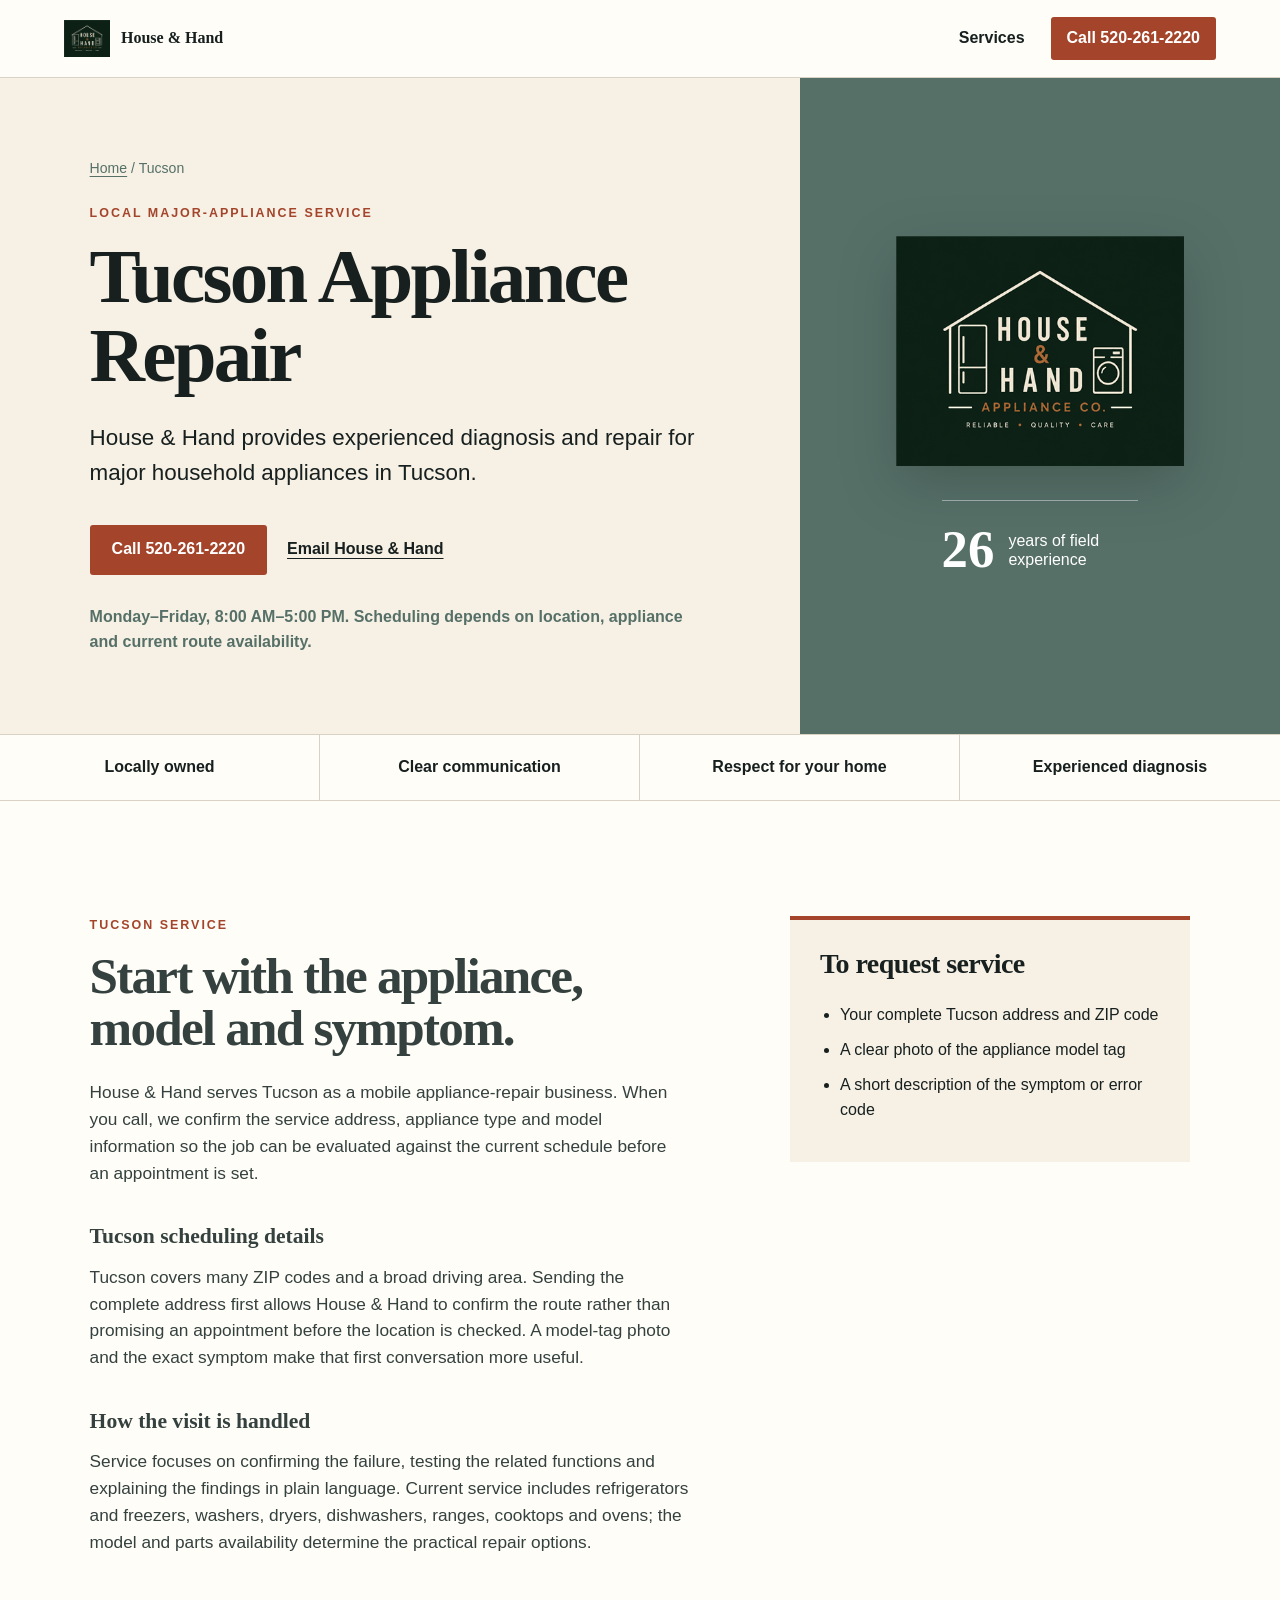
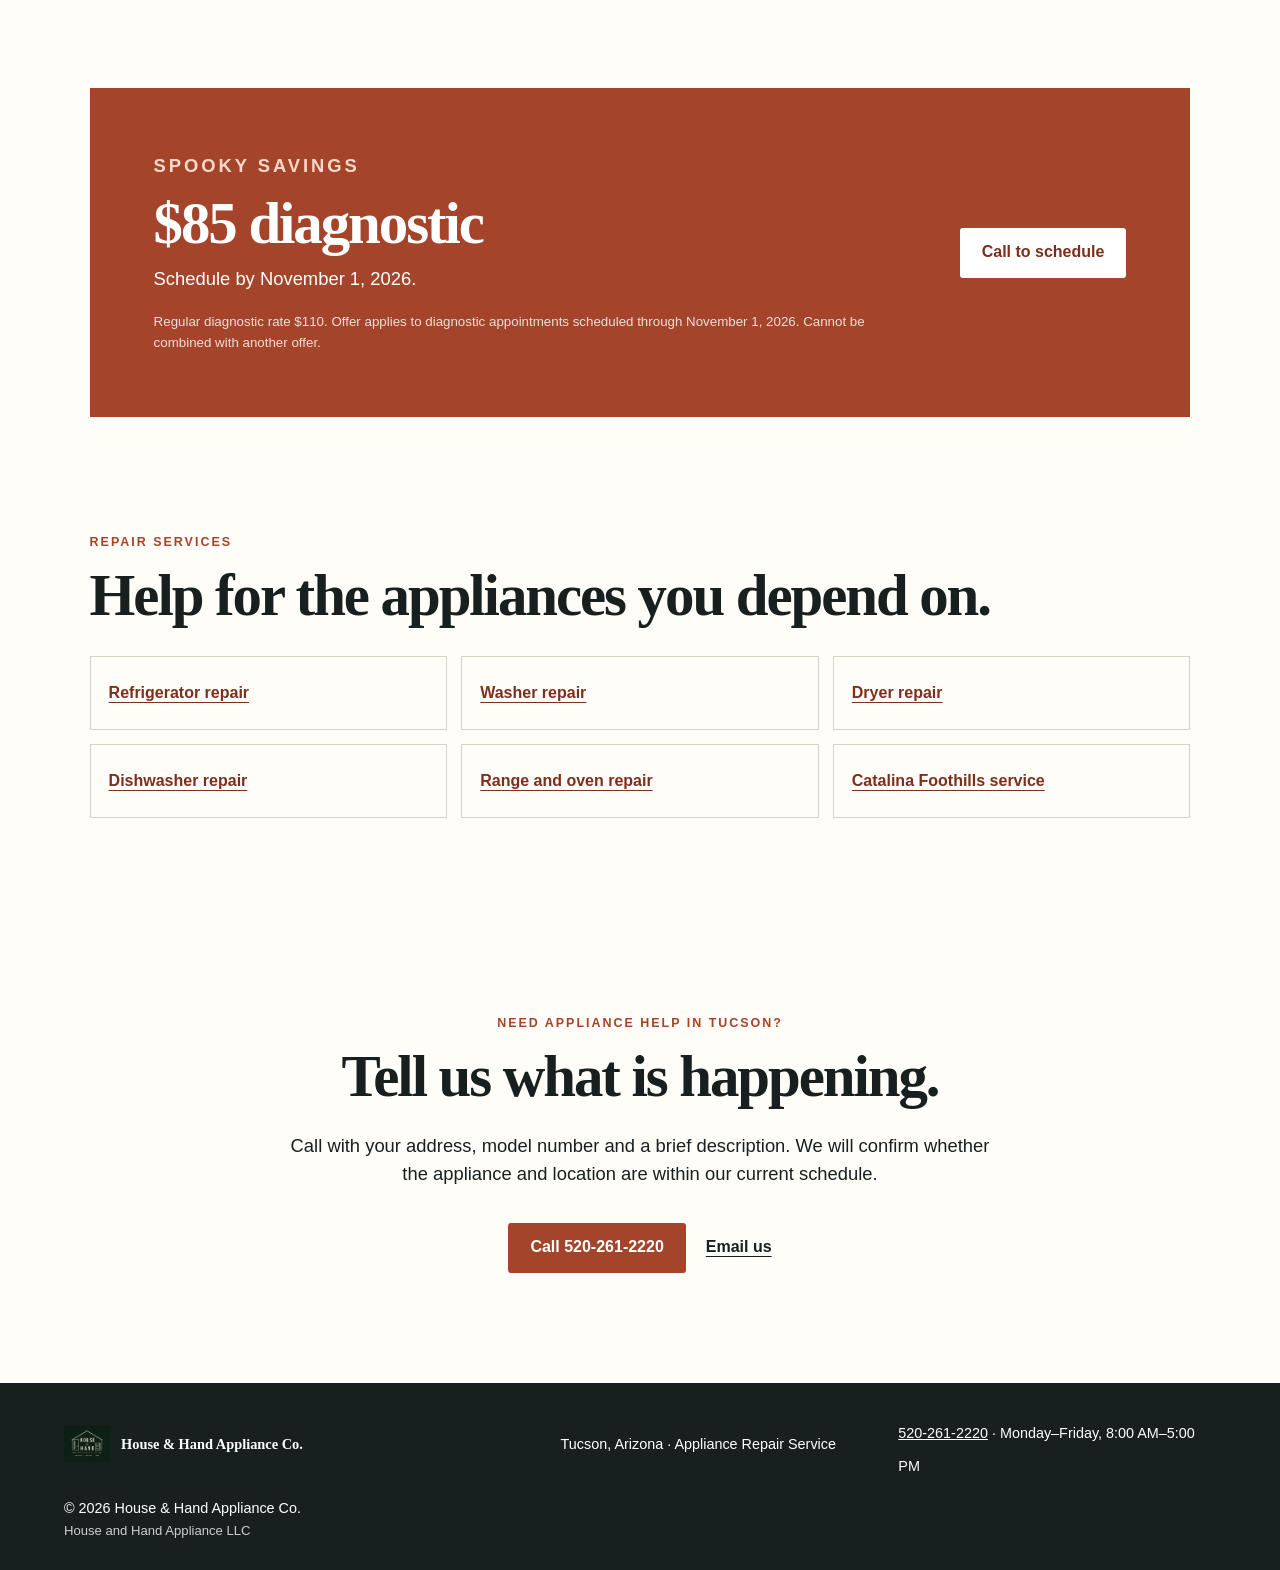
<file: service-areas/tucson-appliance-repair/index.html>
<!doctype html>
<html lang="en"><head><meta charset="utf-8"><meta name="viewport" content="width=device-width,initial-scale=1"><title>Tucson Appliance Repair | House &amp; Hand</title><meta name="description" content="Local appliance repair in Tucson for refrigerators, washers, dryers, dishwashers, ranges and ovens. Call House & Hand at 520-261-2220."><link rel="canonical" href="https://houseandhand.github.io/house-and-hand-website/service-areas/tucson-appliance-repair/"><meta property="og:title" content="Tucson Appliance Repair | House &amp; Hand"><meta property="og:description" content="Experienced local appliance repair for Tucson homeowners."><meta property="og:type" content="website"><meta property="og:url" content="https://houseandhand.github.io/house-and-hand-website/service-areas/tucson-appliance-repair/"><meta property="og:image" content="https://houseandhand.github.io/house-and-hand-website/assets/og.jpg"><link rel="stylesheet" href="../../styles.css"><script type="application/ld+json">{"@context":"https://schema.org","@type":"Service","name":"Tucson Appliance Repair","serviceType":"Major household appliance repair","url":"https://houseandhand.github.io/house-and-hand-website/service-areas/tucson-appliance-repair/","areaServed":{"@type":"City","name":"Tucson","containedInPlace":{"@type":"State","name":"Arizona"}},"provider":{"@type":"LocalBusiness","name":"House & Hand Appliance Co.","legalName":"House and Hand Appliance LLC","telephone":"+1-520-261-2220","url":"https://houseandhand.github.io/house-and-hand-website/"}}</script><script src="../../analytics.js" defer></script></head>
<body><main><nav class="nav"><a class="brand" href="../../" aria-label="House &amp; Hand home"><img src="../../assets/house-hand-logo.webp?v=20260923" alt="" width="420" height="336"><span>House &amp; Hand</span></a><a class="nav-link" href="../../#service">Services</a><a class="button button-small" href="tel:+15202612220">Call 520-261-2220</a></nav>
<section class="subpage-hero"><div class="hero-copy"><p class="breadcrumbs"><a href="../../">Home</a> / Tucson</p><p class="eyebrow">Local major-appliance service</p><h1>Tucson Appliance Repair</h1><p class="lead">House &amp; Hand provides experienced diagnosis and repair for major household appliances in Tucson.</p><div class="actions"><a class="button" href="tel:+15202612220">Call 520-261-2220</a><a class="text-link" href="mailto:houseandhand520@gmail.com">Email House &amp; Hand</a></div><p class="availability">Monday–Friday, 8:00 AM–5:00 PM. Scheduling depends on location, appliance and current route availability.</p></div><div class="hero-mark"><img src="../../assets/house-hand-logo.webp?v=20260923" alt="House and Hand Appliance Company logo" width="420" height="336" fetchpriority="high"><div class="experience"><strong>26</strong><span>years of field experience</span></div></div></section>
<section class="trust-strip"><span>Locally owned</span><span>Clear communication</span><span>Respect for your home</span><span>Experienced diagnosis</span></section>
<section class="section content-grid"><div class="content-copy"><p class="eyebrow">Tucson service</p><h2>Start with the appliance, model and symptom.</h2><p>House &amp; Hand serves Tucson as a mobile appliance-repair business. When you call, we confirm the service address, appliance type and model information so the job can be evaluated against the current schedule before an appointment is set.</p><h3>Tucson scheduling details</h3><p>Tucson covers many ZIP codes and a broad driving area. Sending the complete address first allows House &amp; Hand to confirm the route rather than promising an appointment before the location is checked. A model-tag photo and the exact symptom make that first conversation more useful.</p><h3>How the visit is handled</h3><p>Service focuses on confirming the failure, testing the related functions and explaining the findings in plain language. Current service includes refrigerators and freezers, washers, dryers, dishwashers, ranges, cooktops and ovens; the model and parts availability determine the practical repair options.</p></div><aside class="fact-panel"><h2>To request service</h2><ul><li>Your complete Tucson address and ZIP code</li><li>A clear photo of the appliance model tag</li><li>A short description of the symptom or error code</li></ul></aside></section>
<section class="offer"><div><p class="eyebrow">Spooky savings</p><h2>$85 diagnostic</h2><p>Schedule by November 1, 2026.</p><small>Regular diagnostic rate $110. Offer applies to diagnostic appointments scheduled through November 1, 2026. Cannot be combined with another offer.</small></div><a class="button button-light" href="tel:+15202612220">Call to schedule</a></section>
<section class="section"><p class="eyebrow">Repair services</p><h2>Help for the appliances you depend on.</h2><div class="link-grid"><a href="../../services/refrigerator-repair/">Refrigerator repair</a><a href="../../services/washer-repair/">Washer repair</a><a href="../../services/dryer-repair/">Dryer repair</a><a href="../../services/dishwasher-repair/">Dishwasher repair</a><a href="../../services/range-oven-repair/">Range and oven repair</a><a href="../catalina-foothills-appliance-repair/">Catalina Foothills service</a></div></section>
<section class="cta"><p class="eyebrow">Need appliance help in Tucson?</p><h2>Tell us what is happening.</h2><p>Call with your address, model number and a brief description. We will confirm whether the appliance and location are within our current schedule.</p><div class="actions actions-center"><a class="button" href="tel:+15202612220">Call 520-261-2220</a><a class="text-link" href="mailto:houseandhand520@gmail.com">Email us</a></div></section>
<footer><div class="brand footer-brand"><img src="../../assets/house-hand-logo.webp?v=20260923" alt="" width="420" height="336" loading="lazy" decoding="async"><span>House &amp; Hand Appliance Co.</span></div><p>Tucson, Arizona · Appliance Repair Service</p><p><a href="tel:+15202612220">520-261-2220</a> · Monday–Friday, 8:00 AM–5:00 PM</p><p>© 2026 House &amp; Hand Appliance Co.<br><span class="legal-name">House and Hand Appliance LLC</span></p></footer></main></body></html>
</file>
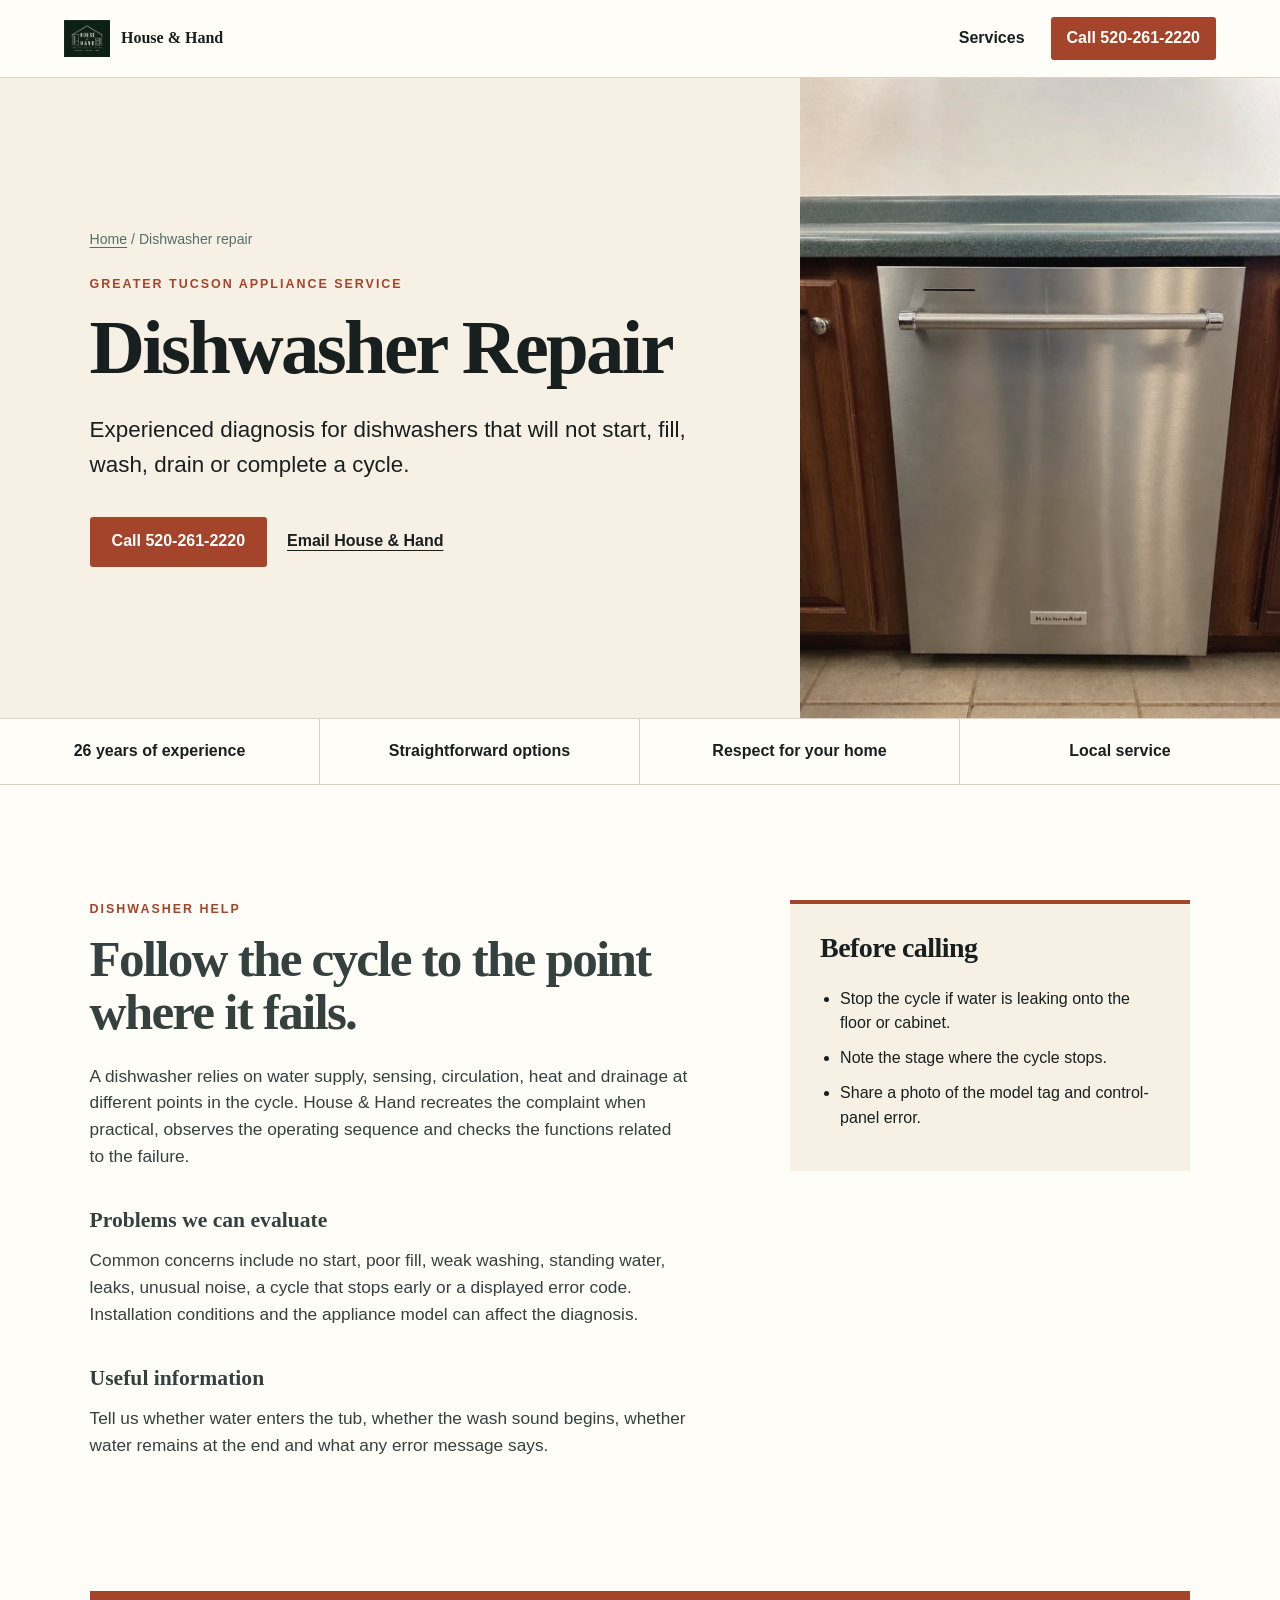
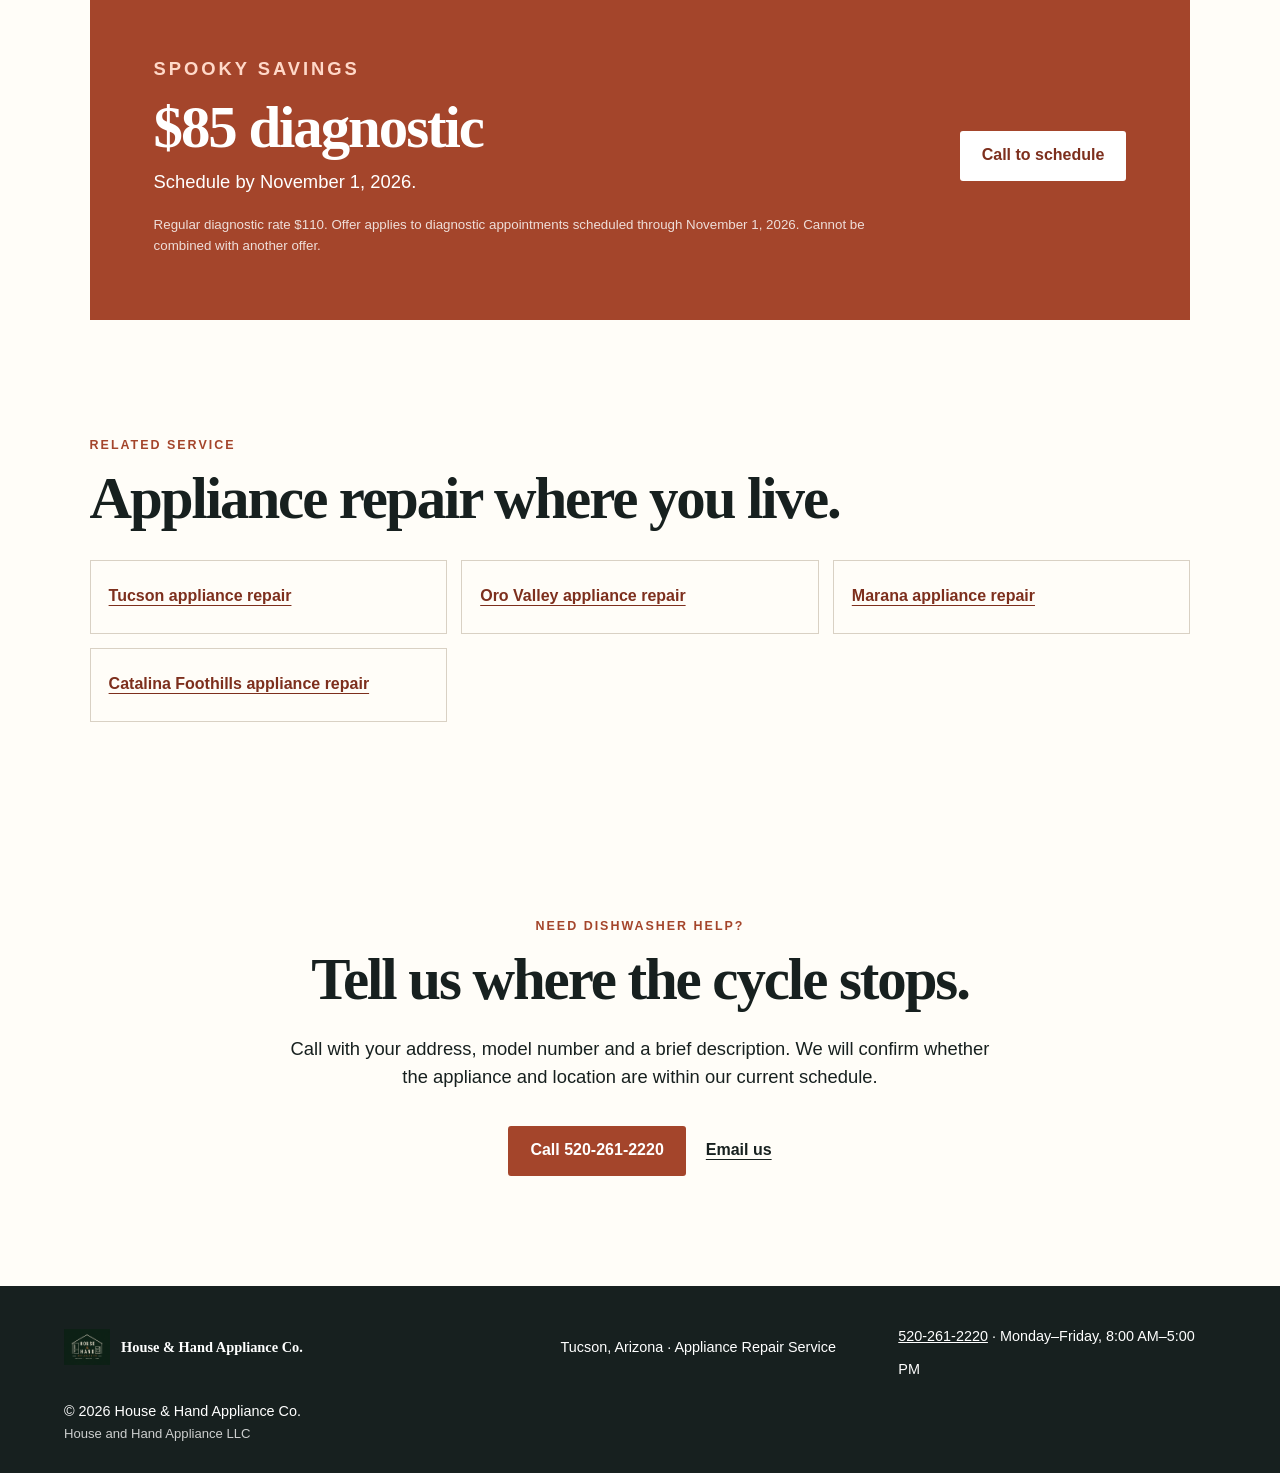
<file: services/dishwasher-repair/index.html>
<!doctype html>
<html lang="en"><head><meta charset="utf-8"><meta name="viewport" content="width=device-width,initial-scale=1"><title>Dishwasher Repair in Tucson | House &amp; Hand</title><meta name="description" content="Local dishwasher repair for Tucson, Oro Valley, Marana and Catalina Foothills. Call House & Hand Appliance Co. at 520-261-2220."><link rel="canonical" href="https://houseandhand.github.io/house-and-hand-website/services/dishwasher-repair/"><meta property="og:title" content="Dishwasher Repair | House &amp; Hand Appliance Co."><meta property="og:description" content="Experienced dishwasher diagnosis and repair across greater Tucson."><meta property="og:type" content="website"><meta property="og:url" content="https://houseandhand.github.io/house-and-hand-website/services/dishwasher-repair/"><meta property="og:image" content="https://houseandhand.github.io/house-and-hand-website/assets/og.jpg"><link rel="stylesheet" href="../../styles.css"><script type="application/ld+json">{"@context":"https://schema.org","@type":"Service","name":"Dishwasher Repair","serviceType":"Dishwasher repair","url":"https://houseandhand.github.io/house-and-hand-website/services/dishwasher-repair/","areaServed":["Tucson, Arizona","Oro Valley, Arizona","Marana, Arizona","Catalina Foothills, Arizona"],"provider":{"@type":"LocalBusiness","name":"House & Hand Appliance Co.","legalName":"House and Hand Appliance LLC","telephone":"+1-520-261-2220","url":"https://houseandhand.github.io/house-and-hand-website/"}}</script><script src="../../analytics.js" defer></script></head>
<body><main><nav class="nav"><a class="brand" href="../../" aria-label="House &amp; Hand home"><img src="../../assets/house-hand-logo.webp?v=20260923" alt="" width="420" height="336"><span>House &amp; Hand</span></a><a class="nav-link" href="../../#service">Services</a><a class="button button-small" href="tel:+15202612220">Call 520-261-2220</a></nav>
<section class="subpage-hero"><div class="hero-copy"><p class="breadcrumbs"><a href="../../">Home</a> / Dishwasher repair</p><p class="eyebrow">Greater Tucson appliance service</p><h1>Dishwasher Repair</h1><p class="lead">Experienced diagnosis for dishwashers that will not start, fill, wash, drain or complete a cycle.</p><div class="actions"><a class="button" href="tel:+15202612220">Call 520-261-2220</a><a class="text-link" href="mailto:houseandhand520@gmail.com">Email House &amp; Hand</a></div></div><div class="subpage-mark"><img src="../../assets/service/dishwasher.webp" alt="Built-in dishwasher in a home kitchen" width="1000" height="1333" fetchpriority="high"></div></section>
<section class="trust-strip"><span>26 years of experience</span><span>Straightforward options</span><span>Respect for your home</span><span>Local service</span></section>
<section class="section content-grid"><div class="content-copy"><p class="eyebrow">Dishwasher help</p><h2>Follow the cycle to the point where it fails.</h2><p>A dishwasher relies on water supply, sensing, circulation, heat and drainage at different points in the cycle. House &amp; Hand recreates the complaint when practical, observes the operating sequence and checks the functions related to the failure.</p><h3>Problems we can evaluate</h3><p>Common concerns include no start, poor fill, weak washing, standing water, leaks, unusual noise, a cycle that stops early or a displayed error code. Installation conditions and the appliance model can affect the diagnosis.</p><h3>Useful information</h3><p>Tell us whether water enters the tub, whether the wash sound begins, whether water remains at the end and what any error message says.</p></div><aside class="fact-panel"><h2>Before calling</h2><ul><li>Stop the cycle if water is leaking onto the floor or cabinet.</li><li>Note the stage where the cycle stops.</li><li>Share a photo of the model tag and control-panel error.</li></ul></aside></section>
<section class="offer"><div><p class="eyebrow">Spooky savings</p><h2>$85 diagnostic</h2><p>Schedule by November 1, 2026.</p><small>Regular diagnostic rate $110. Offer applies to diagnostic appointments scheduled through November 1, 2026. Cannot be combined with another offer.</small></div><a class="button button-light" href="tel:+15202612220">Call to schedule</a></section>
<section class="section"><p class="eyebrow">Related service</p><h2>Appliance repair where you live.</h2><div class="link-grid"><a href="../../service-areas/tucson-appliance-repair/">Tucson appliance repair</a><a href="../../service-areas/oro-valley-appliance-repair/">Oro Valley appliance repair</a><a href="../../service-areas/marana-appliance-repair/">Marana appliance repair</a><a href="../../service-areas/catalina-foothills-appliance-repair/">Catalina Foothills appliance repair</a></div></section>
<section class="cta"><p class="eyebrow">Need dishwasher help?</p><h2>Tell us where the cycle stops.</h2><p>Call with your address, model number and a brief description. We will confirm whether the appliance and location are within our current schedule.</p><div class="actions actions-center"><a class="button" href="tel:+15202612220">Call 520-261-2220</a><a class="text-link" href="mailto:houseandhand520@gmail.com">Email us</a></div></section>
<footer><div class="brand footer-brand"><img src="../../assets/house-hand-logo.webp?v=20260923" alt="" width="420" height="336" loading="lazy" decoding="async"><span>House &amp; Hand Appliance Co.</span></div><p>Tucson, Arizona · Appliance Repair Service</p><p><a href="tel:+15202612220">520-261-2220</a> · Monday–Friday, 8:00 AM–5:00 PM</p><p>© 2026 House &amp; Hand Appliance Co.<br><span class="legal-name">House and Hand Appliance LLC</span></p></footer></main></body></html>
</file>
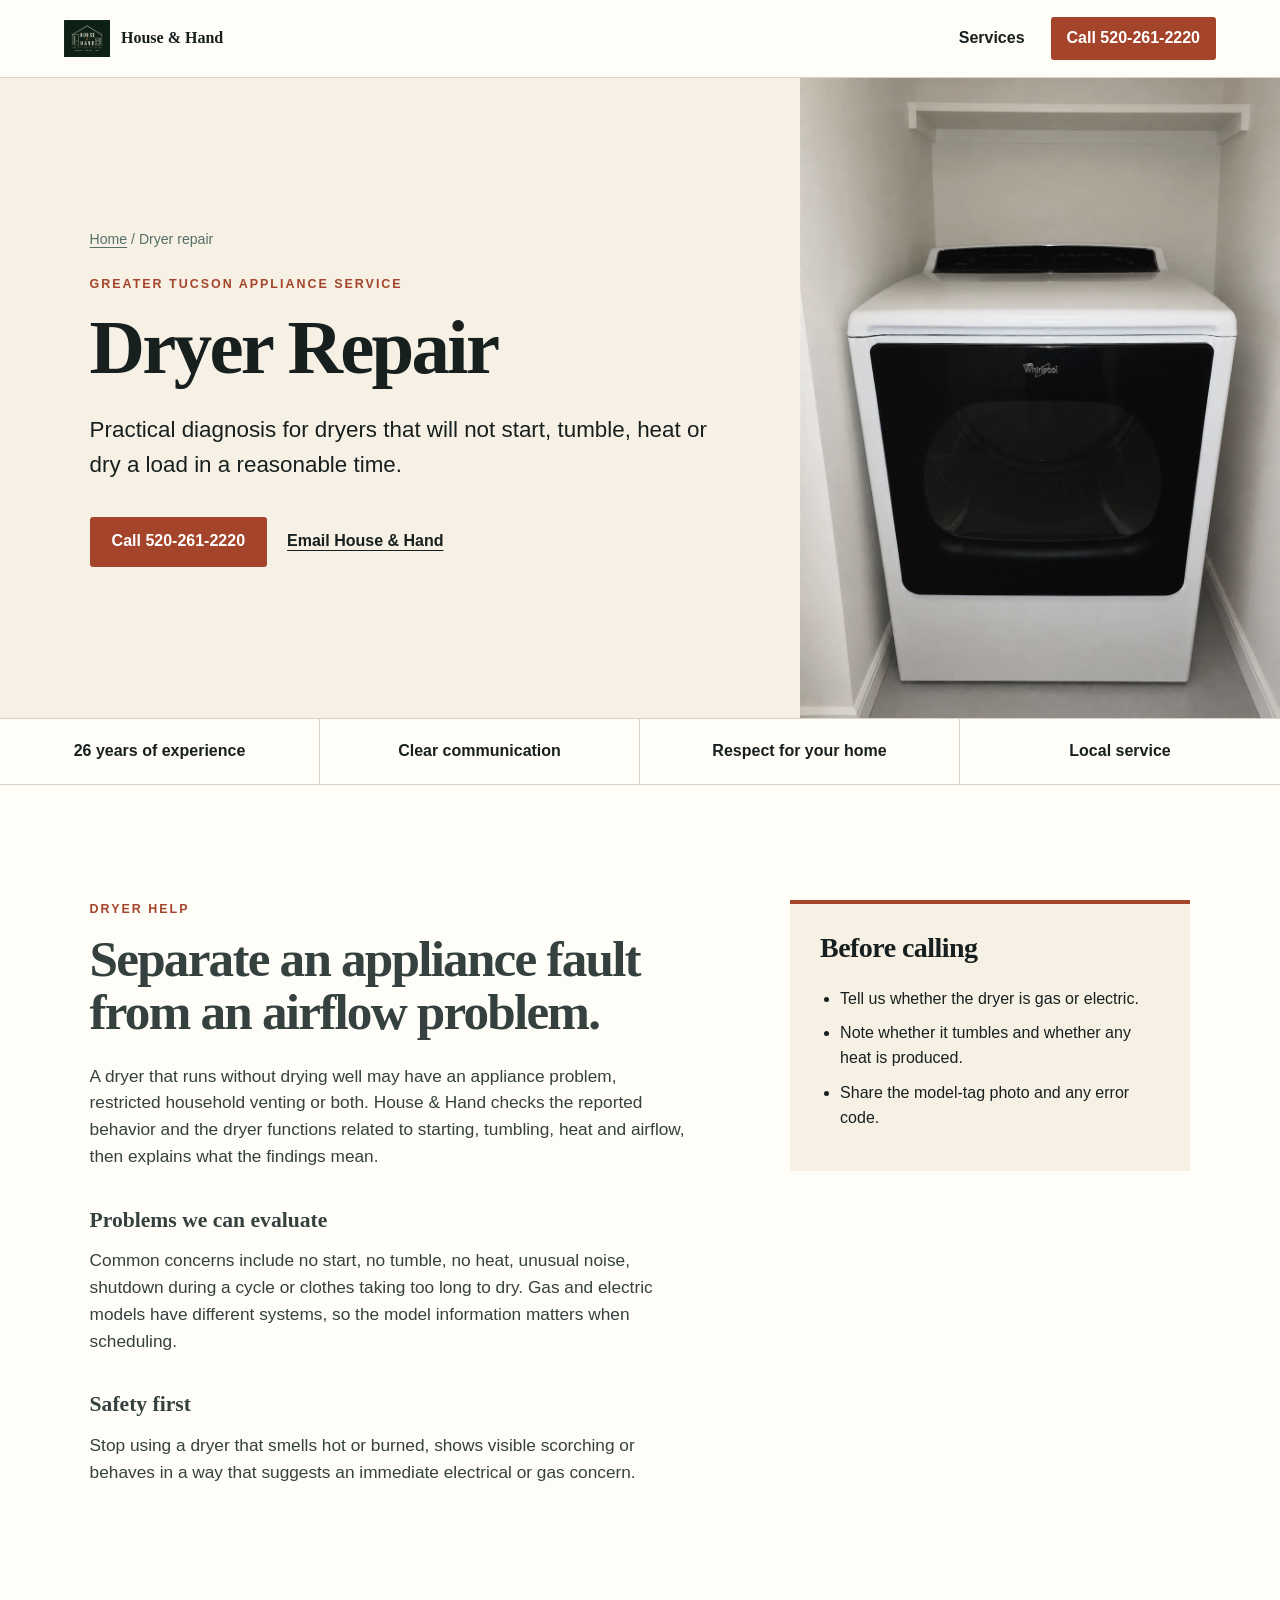
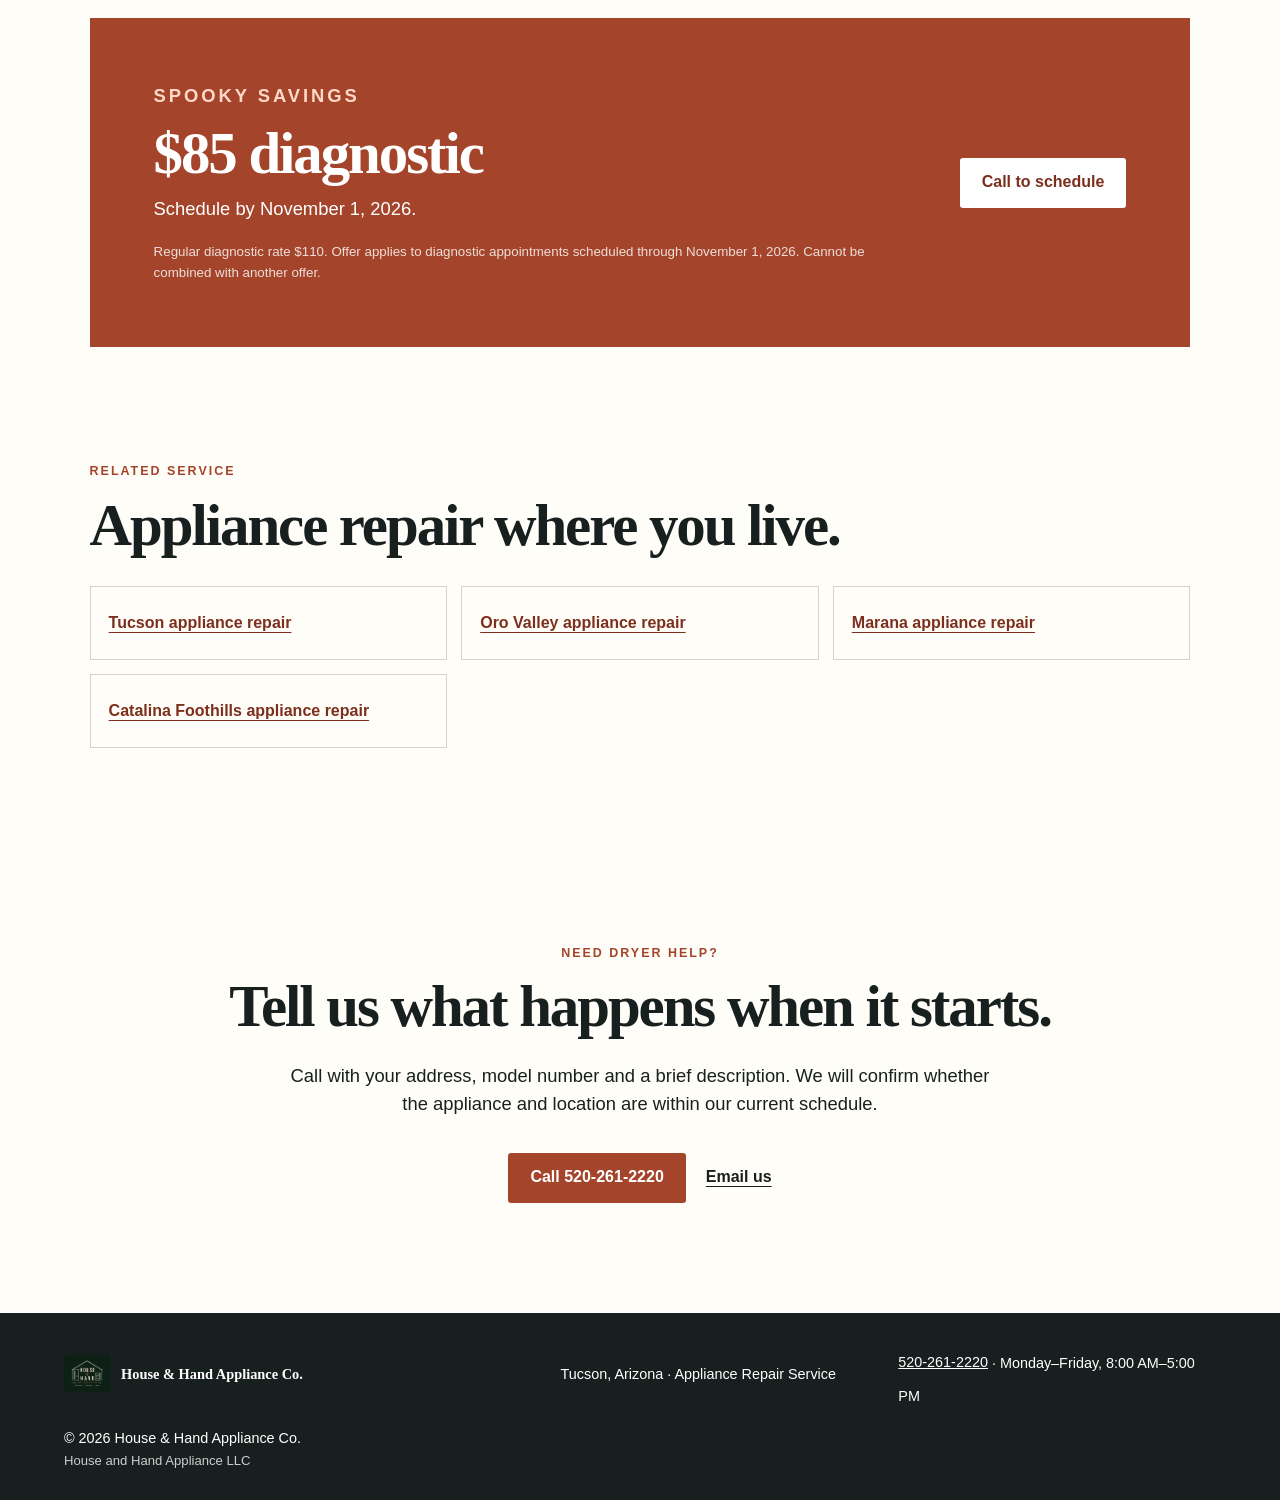
<file: services/dryer-repair/index.html>
<!doctype html>
<html lang="en"><head><meta charset="utf-8"><meta name="viewport" content="width=device-width,initial-scale=1"><title>Dryer Repair in Tucson | House &amp; Hand</title><meta name="description" content="Local clothes dryer repair for Tucson, Oro Valley, Marana and Catalina Foothills. Call House & Hand Appliance Co. at 520-261-2220."><link rel="canonical" href="https://houseandhand.github.io/house-and-hand-website/services/dryer-repair/"><meta property="og:title" content="Dryer Repair | House &amp; Hand Appliance Co."><meta property="og:description" content="Experienced dryer diagnosis and repair across greater Tucson."><meta property="og:type" content="website"><meta property="og:url" content="https://houseandhand.github.io/house-and-hand-website/services/dryer-repair/"><meta property="og:image" content="https://houseandhand.github.io/house-and-hand-website/assets/og.jpg"><link rel="stylesheet" href="../../styles.css"><script type="application/ld+json">{"@context":"https://schema.org","@type":"Service","name":"Dryer Repair","serviceType":"Clothes dryer repair","url":"https://houseandhand.github.io/house-and-hand-website/services/dryer-repair/","areaServed":["Tucson, Arizona","Oro Valley, Arizona","Marana, Arizona","Catalina Foothills, Arizona"],"provider":{"@type":"LocalBusiness","name":"House & Hand Appliance Co.","legalName":"House and Hand Appliance LLC","telephone":"+1-520-261-2220","url":"https://houseandhand.github.io/house-and-hand-website/"}}</script><script src="../../analytics.js" defer></script></head>
<body><main><nav class="nav"><a class="brand" href="../../" aria-label="House &amp; Hand home"><img src="../../assets/house-hand-logo.webp?v=20260923" alt="" width="420" height="336"><span>House &amp; Hand</span></a><a class="nav-link" href="../../#service">Services</a><a class="button button-small" href="tel:+15202612220">Call 520-261-2220</a></nav>
<section class="subpage-hero"><div class="hero-copy"><p class="breadcrumbs"><a href="../../">Home</a> / Dryer repair</p><p class="eyebrow">Greater Tucson appliance service</p><h1>Dryer Repair</h1><p class="lead">Practical diagnosis for dryers that will not start, tumble, heat or dry a load in a reasonable time.</p><div class="actions"><a class="button" href="tel:+15202612220">Call 520-261-2220</a><a class="text-link" href="mailto:houseandhand520@gmail.com">Email House &amp; Hand</a></div></div><div class="subpage-mark"><img src="../../assets/service/dryer.webp" alt="Clothes dryer in a home laundry room" width="1000" height="1333" fetchpriority="high"></div></section>
<section class="trust-strip"><span>26 years of experience</span><span>Clear communication</span><span>Respect for your home</span><span>Local service</span></section>
<section class="section content-grid"><div class="content-copy"><p class="eyebrow">Dryer help</p><h2>Separate an appliance fault from an airflow problem.</h2><p>A dryer that runs without drying well may have an appliance problem, restricted household venting or both. House &amp; Hand checks the reported behavior and the dryer functions related to starting, tumbling, heat and airflow, then explains what the findings mean.</p><h3>Problems we can evaluate</h3><p>Common concerns include no start, no tumble, no heat, unusual noise, shutdown during a cycle or clothes taking too long to dry. Gas and electric models have different systems, so the model information matters when scheduling.</p><h3>Safety first</h3><p>Stop using a dryer that smells hot or burned, shows visible scorching or behaves in a way that suggests an immediate electrical or gas concern.</p></div><aside class="fact-panel"><h2>Before calling</h2><ul><li>Tell us whether the dryer is gas or electric.</li><li>Note whether it tumbles and whether any heat is produced.</li><li>Share the model-tag photo and any error code.</li></ul></aside></section>
<section class="offer"><div><p class="eyebrow">Spooky savings</p><h2>$85 diagnostic</h2><p>Schedule by November 1, 2026.</p><small>Regular diagnostic rate $110. Offer applies to diagnostic appointments scheduled through November 1, 2026. Cannot be combined with another offer.</small></div><a class="button button-light" href="tel:+15202612220">Call to schedule</a></section>
<section class="section"><p class="eyebrow">Related service</p><h2>Appliance repair where you live.</h2><div class="link-grid"><a href="../../service-areas/tucson-appliance-repair/">Tucson appliance repair</a><a href="../../service-areas/oro-valley-appliance-repair/">Oro Valley appliance repair</a><a href="../../service-areas/marana-appliance-repair/">Marana appliance repair</a><a href="../../service-areas/catalina-foothills-appliance-repair/">Catalina Foothills appliance repair</a></div></section>
<section class="cta"><p class="eyebrow">Need dryer help?</p><h2>Tell us what happens when it starts.</h2><p>Call with your address, model number and a brief description. We will confirm whether the appliance and location are within our current schedule.</p><div class="actions actions-center"><a class="button" href="tel:+15202612220">Call 520-261-2220</a><a class="text-link" href="mailto:houseandhand520@gmail.com">Email us</a></div></section>
<footer><div class="brand footer-brand"><img src="../../assets/house-hand-logo.webp?v=20260923" alt="" width="420" height="336" loading="lazy" decoding="async"><span>House &amp; Hand Appliance Co.</span></div><p>Tucson, Arizona · Appliance Repair Service</p><p><a href="tel:+15202612220">520-261-2220</a> · Monday–Friday, 8:00 AM–5:00 PM</p><p>© 2026 House &amp; Hand Appliance Co.<br><span class="legal-name">House and Hand Appliance LLC</span></p></footer></main></body></html>
</file>
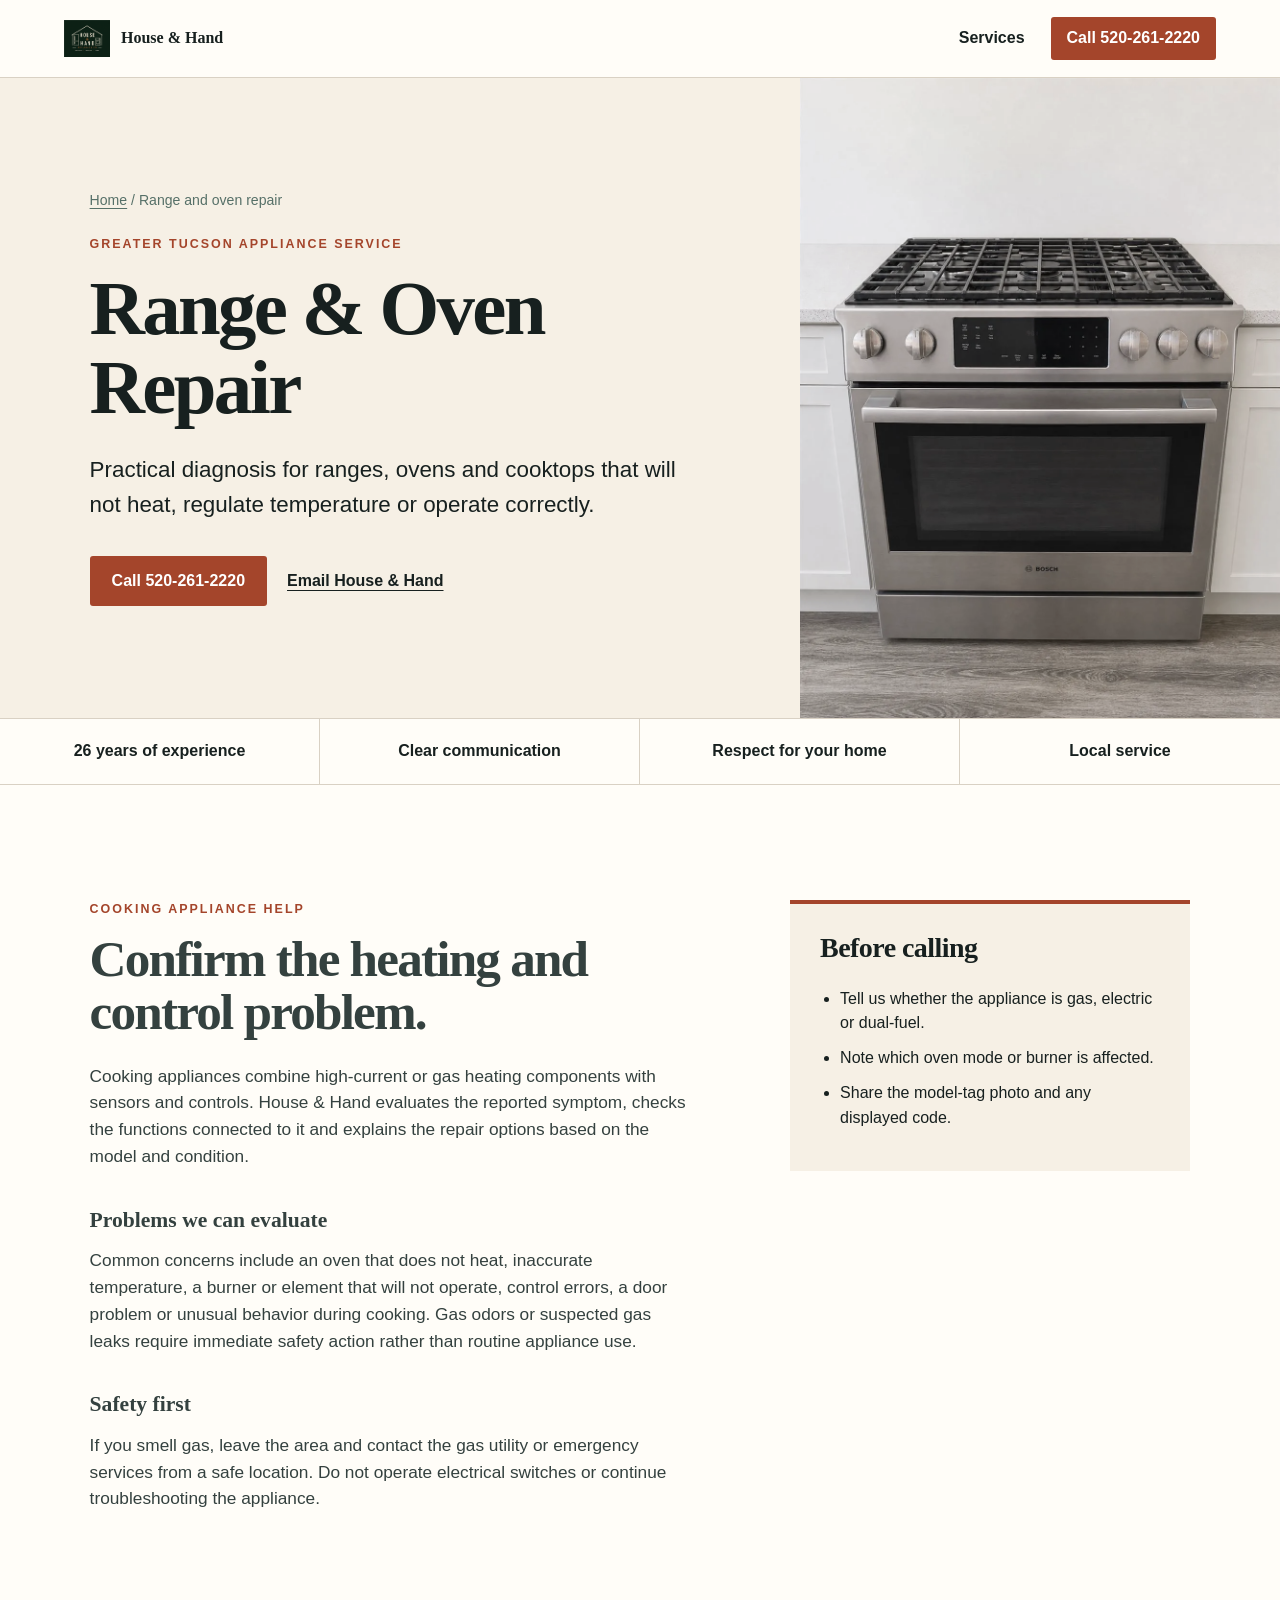
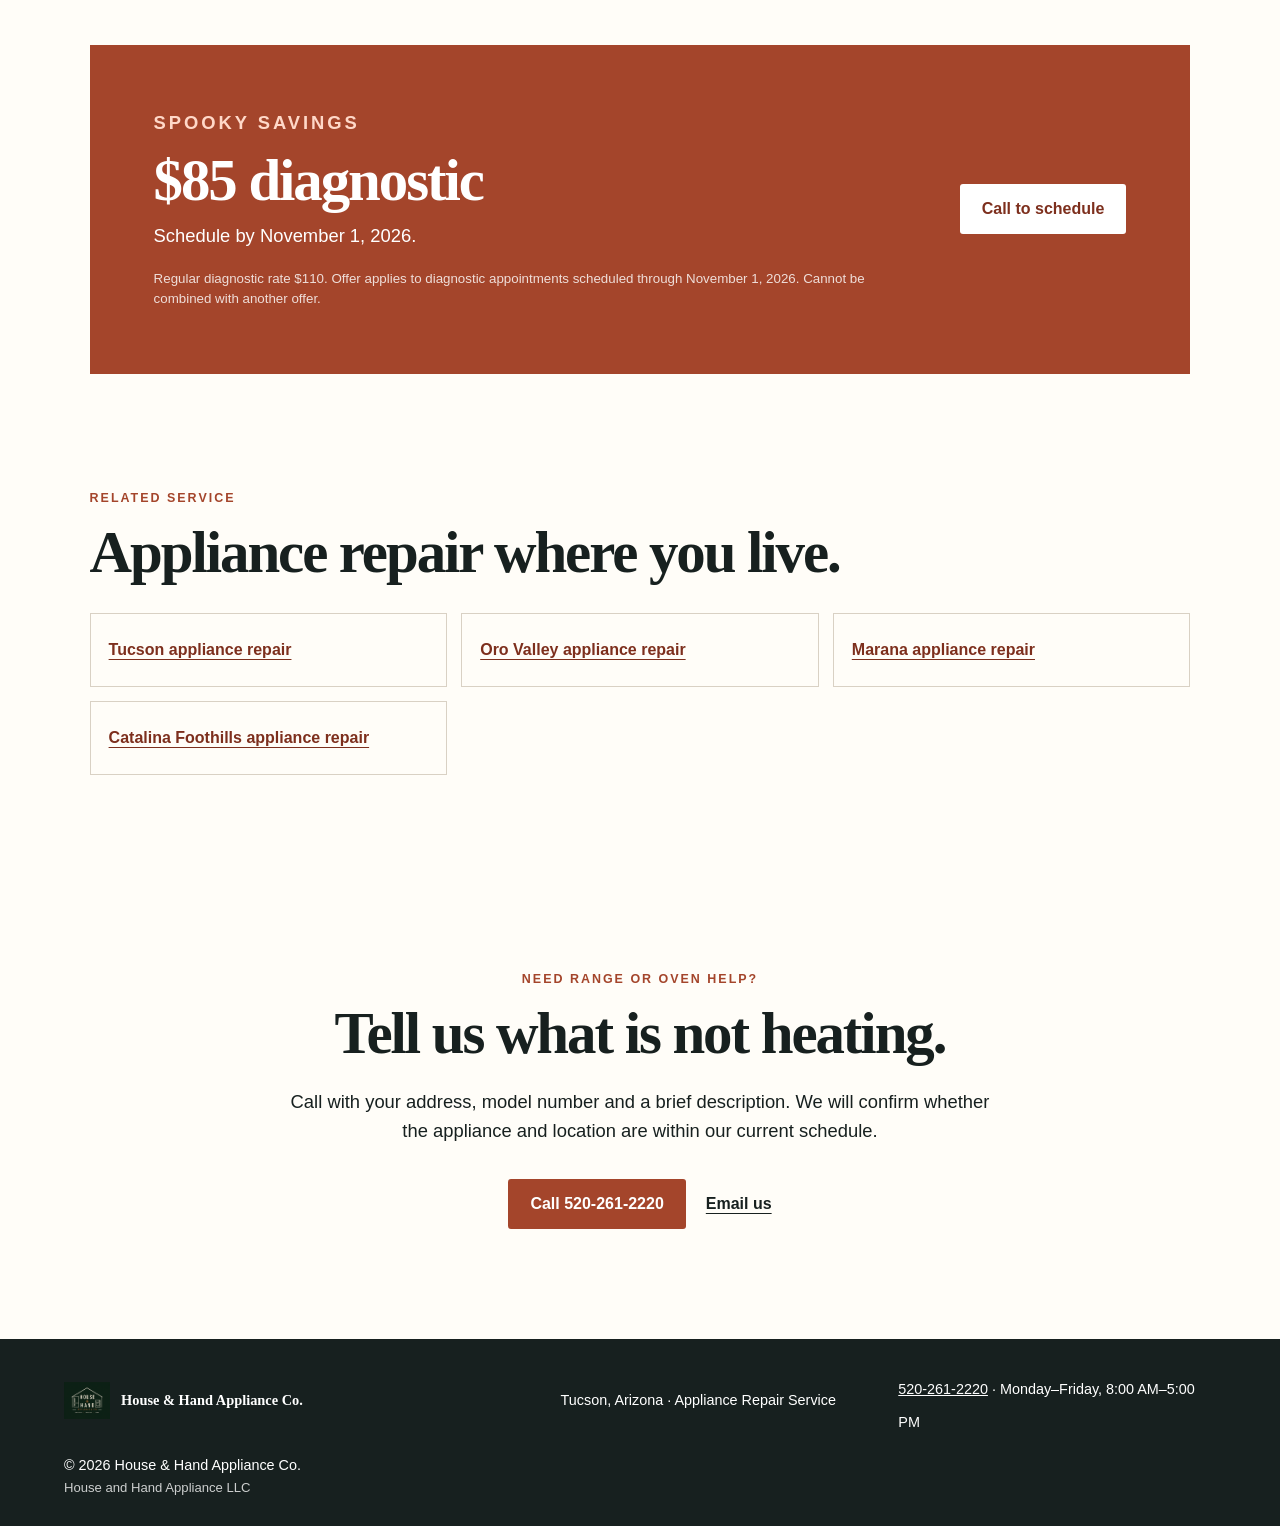
<file: services/range-oven-repair/index.html>
<!doctype html>
<html lang="en"><head><meta charset="utf-8"><meta name="viewport" content="width=device-width,initial-scale=1"><title>Range &amp; Oven Repair in Tucson | House &amp; Hand</title><meta name="description" content="Local range, oven and cooktop repair for Tucson, Oro Valley, Marana and Catalina Foothills. Call House & Hand at 520-261-2220."><link rel="canonical" href="https://houseandhand.github.io/house-and-hand-website/services/range-oven-repair/"><meta property="og:title" content="Range &amp; Oven Repair | House &amp; Hand Appliance Co."><meta property="og:description" content="Experienced range, oven and cooktop diagnosis and repair across greater Tucson."><meta property="og:type" content="website"><meta property="og:url" content="https://houseandhand.github.io/house-and-hand-website/services/range-oven-repair/"><meta property="og:image" content="https://houseandhand.github.io/house-and-hand-website/assets/og.jpg"><link rel="stylesheet" href="../../styles.css"><script type="application/ld+json">{"@context":"https://schema.org","@type":"Service","name":"Range & Oven Repair","serviceType":"Range, oven and cooktop repair","url":"https://houseandhand.github.io/house-and-hand-website/services/range-oven-repair/","areaServed":["Tucson, Arizona","Oro Valley, Arizona","Marana, Arizona","Catalina Foothills, Arizona"],"provider":{"@type":"LocalBusiness","name":"House & Hand Appliance Co.","legalName":"House and Hand Appliance LLC","telephone":"+1-520-261-2220","url":"https://houseandhand.github.io/house-and-hand-website/"}}</script><script src="../../analytics.js" defer></script></head>
<body><main><nav class="nav"><a class="brand" href="../../" aria-label="House &amp; Hand home"><img src="../../assets/house-hand-logo.webp?v=20260923" alt="" width="420" height="336"><span>House &amp; Hand</span></a><a class="nav-link" href="../../#service">Services</a><a class="button button-small" href="tel:+15202612220">Call 520-261-2220</a></nav>
<section class="subpage-hero"><div class="hero-copy"><p class="breadcrumbs"><a href="../../">Home</a> / Range and oven repair</p><p class="eyebrow">Greater Tucson appliance service</p><h1>Range &amp; Oven Repair</h1><p class="lead">Practical diagnosis for ranges, ovens and cooktops that will not heat, regulate temperature or operate correctly.</p><div class="actions"><a class="button" href="tel:+15202612220">Call 520-261-2220</a><a class="text-link" href="mailto:houseandhand520@gmail.com">Email House &amp; Hand</a></div></div><div class="subpage-mark"><img src="../../assets/service/range.webp" alt="Modern kitchen range and oven" width="1000" height="1333" fetchpriority="high"></div></section>
<section class="trust-strip"><span>26 years of experience</span><span>Clear communication</span><span>Respect for your home</span><span>Local service</span></section>
<section class="section content-grid"><div class="content-copy"><p class="eyebrow">Cooking appliance help</p><h2>Confirm the heating and control problem.</h2><p>Cooking appliances combine high-current or gas heating components with sensors and controls. House &amp; Hand evaluates the reported symptom, checks the functions connected to it and explains the repair options based on the model and condition.</p><h3>Problems we can evaluate</h3><p>Common concerns include an oven that does not heat, inaccurate temperature, a burner or element that will not operate, control errors, a door problem or unusual behavior during cooking. Gas odors or suspected gas leaks require immediate safety action rather than routine appliance use.</p><h3>Safety first</h3><p>If you smell gas, leave the area and contact the gas utility or emergency services from a safe location. Do not operate electrical switches or continue troubleshooting the appliance.</p></div><aside class="fact-panel"><h2>Before calling</h2><ul><li>Tell us whether the appliance is gas, electric or dual-fuel.</li><li>Note which oven mode or burner is affected.</li><li>Share the model-tag photo and any displayed code.</li></ul></aside></section>
<section class="offer"><div><p class="eyebrow">Spooky savings</p><h2>$85 diagnostic</h2><p>Schedule by November 1, 2026.</p><small>Regular diagnostic rate $110. Offer applies to diagnostic appointments scheduled through November 1, 2026. Cannot be combined with another offer.</small></div><a class="button button-light" href="tel:+15202612220">Call to schedule</a></section>
<section class="section"><p class="eyebrow">Related service</p><h2>Appliance repair where you live.</h2><div class="link-grid"><a href="../../service-areas/tucson-appliance-repair/">Tucson appliance repair</a><a href="../../service-areas/oro-valley-appliance-repair/">Oro Valley appliance repair</a><a href="../../service-areas/marana-appliance-repair/">Marana appliance repair</a><a href="../../service-areas/catalina-foothills-appliance-repair/">Catalina Foothills appliance repair</a></div></section>
<section class="cta"><p class="eyebrow">Need range or oven help?</p><h2>Tell us what is not heating.</h2><p>Call with your address, model number and a brief description. We will confirm whether the appliance and location are within our current schedule.</p><div class="actions actions-center"><a class="button" href="tel:+15202612220">Call 520-261-2220</a><a class="text-link" href="mailto:houseandhand520@gmail.com">Email us</a></div></section>
<footer><div class="brand footer-brand"><img src="../../assets/house-hand-logo.webp?v=20260923" alt="" width="420" height="336" loading="lazy" decoding="async"><span>House &amp; Hand Appliance Co.</span></div><p>Tucson, Arizona · Appliance Repair Service</p><p><a href="tel:+15202612220">520-261-2220</a> · Monday–Friday, 8:00 AM–5:00 PM</p><p>© 2026 House &amp; Hand Appliance Co.<br><span class="legal-name">House and Hand Appliance LLC</span></p></footer></main></body></html>
</file>
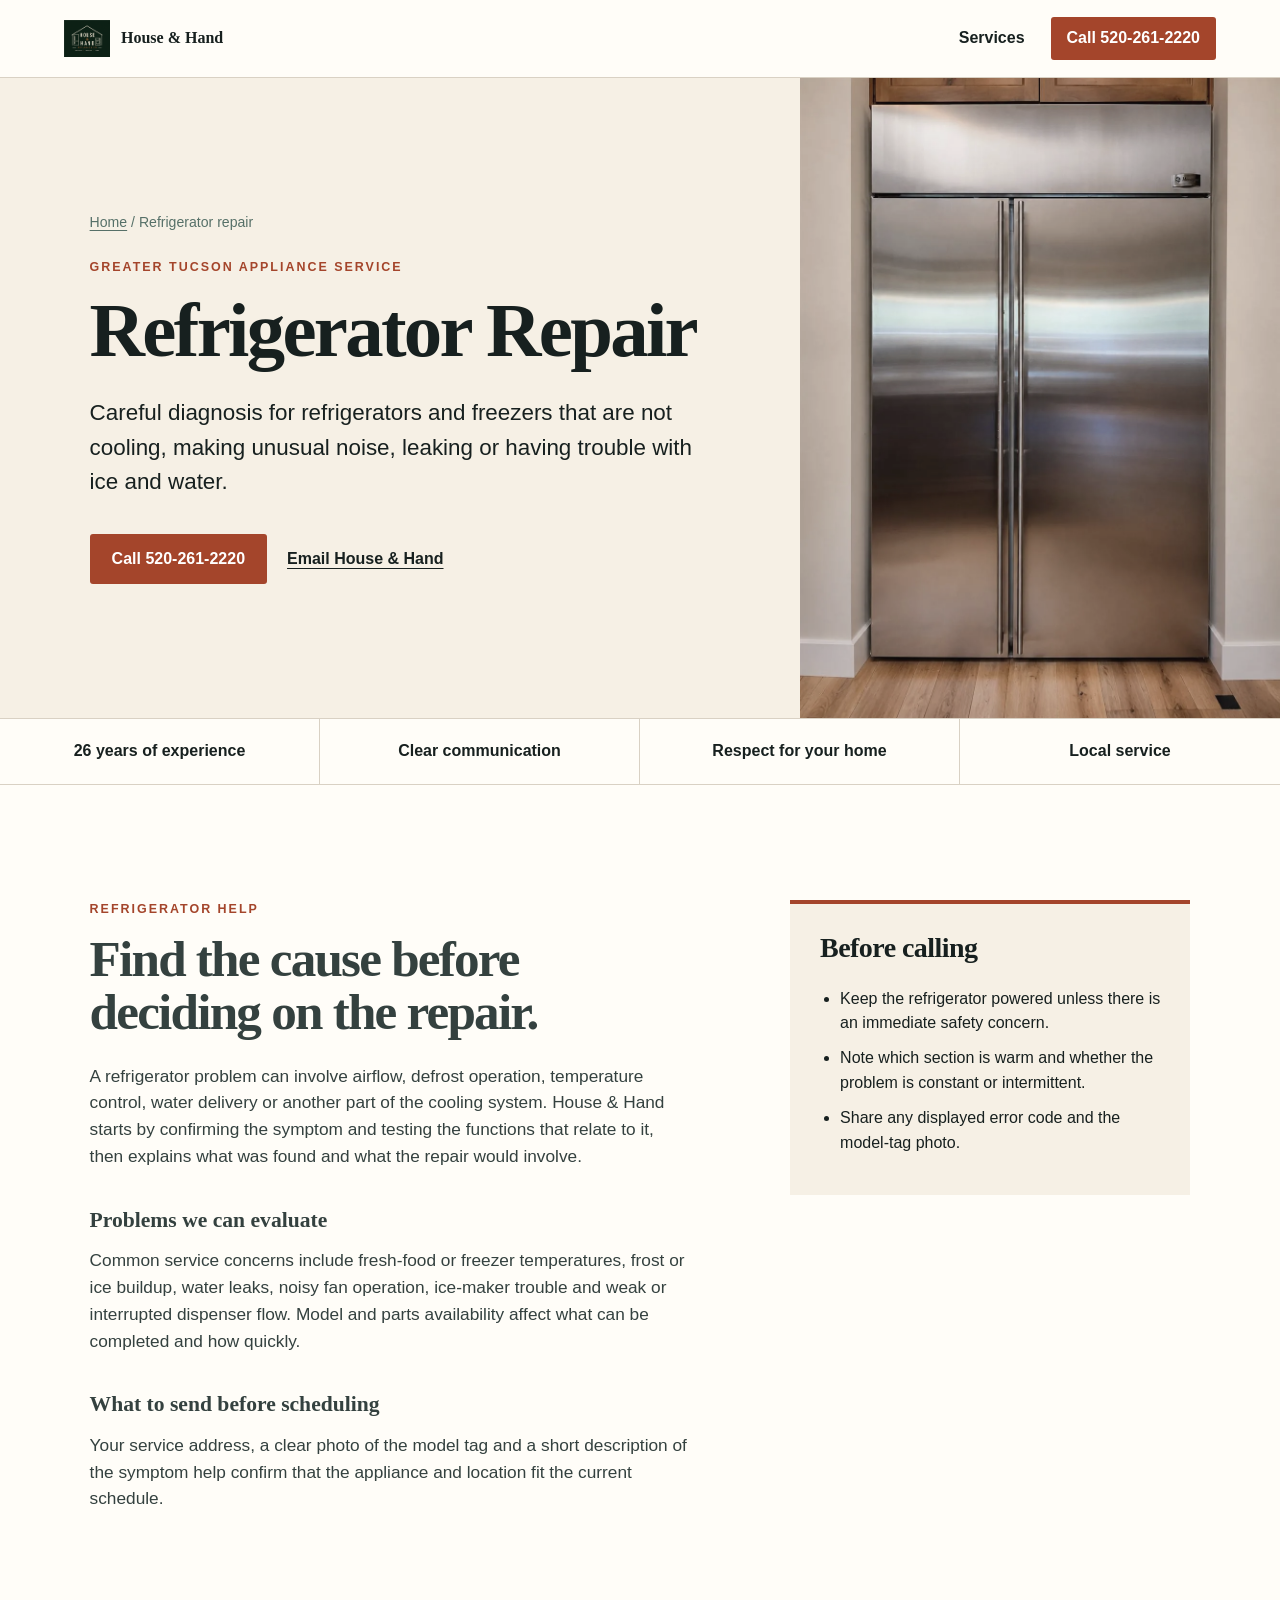
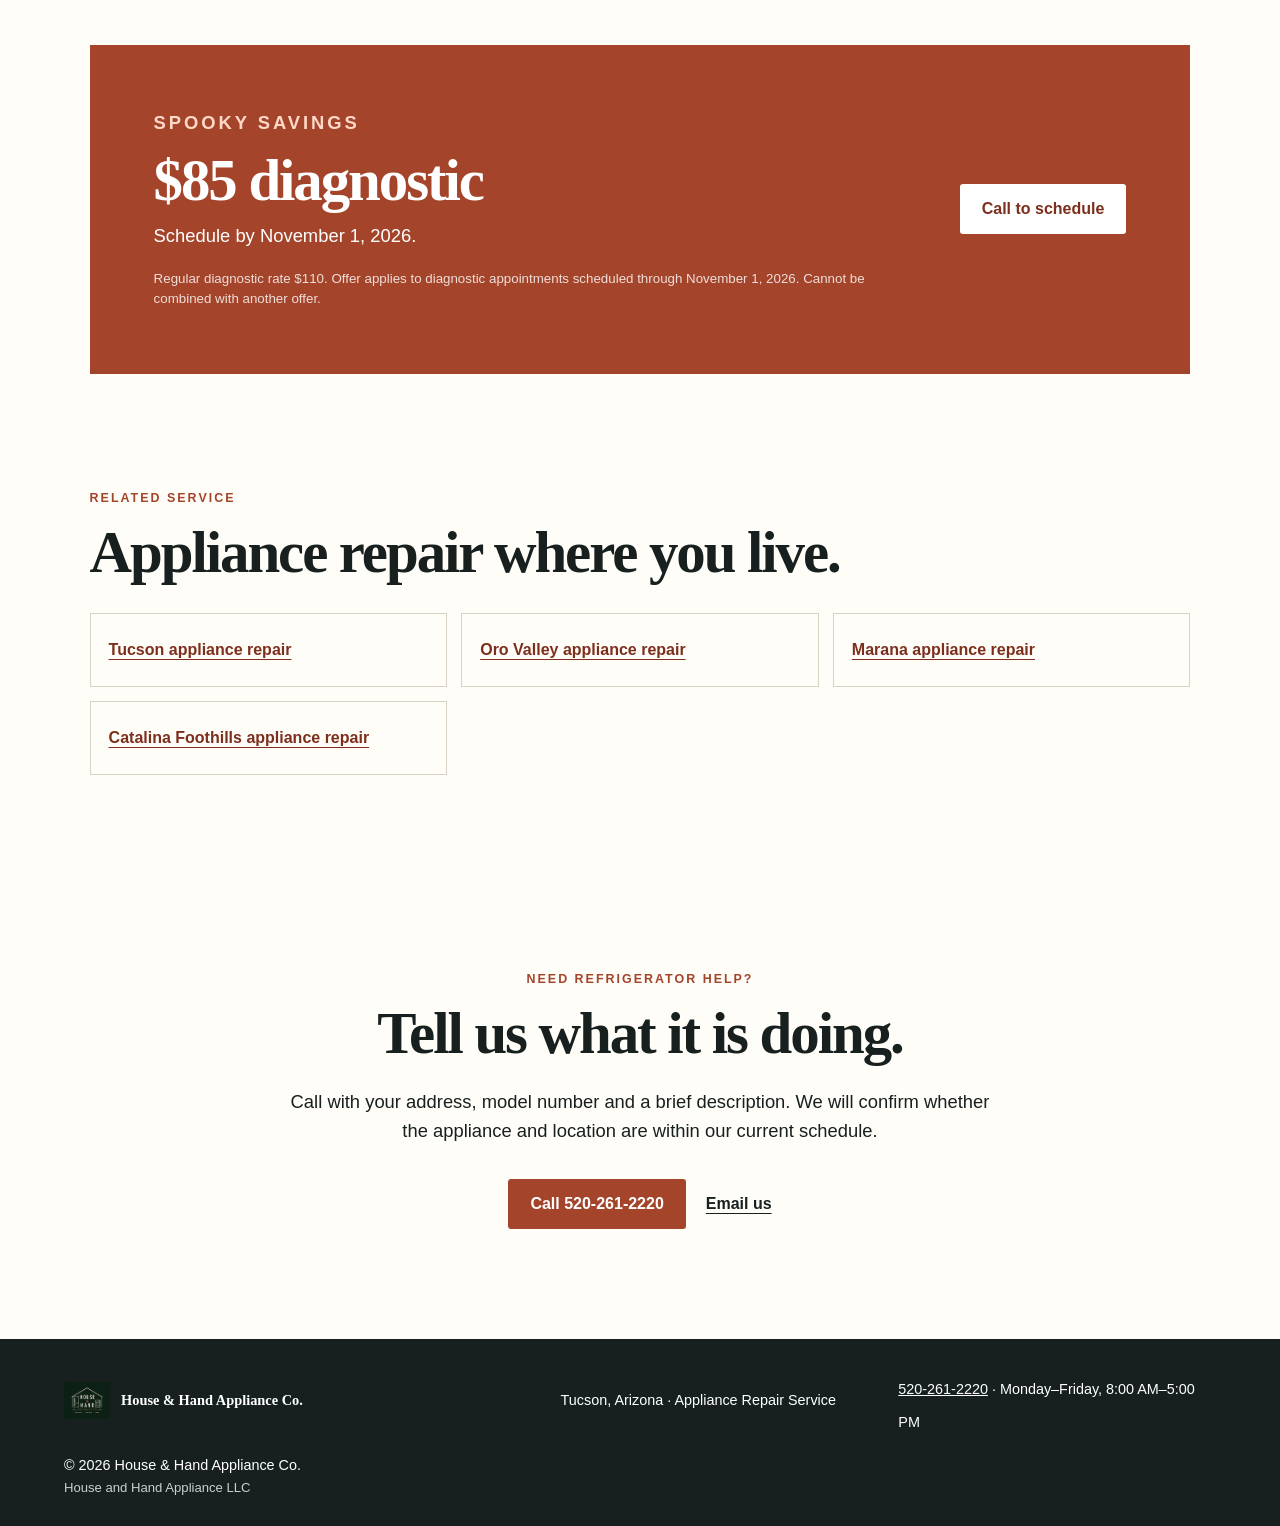
<file: services/refrigerator-repair/index.html>
<!doctype html>
<html lang="en"><head><meta charset="utf-8"><meta name="viewport" content="width=device-width,initial-scale=1"><title>Refrigerator Repair in Tucson | House &amp; Hand</title><meta name="description" content="Local refrigerator and freezer repair for Tucson, Oro Valley, Marana and Catalina Foothills. Call House & Hand Appliance Co. at 520-261-2220."><link rel="canonical" href="https://houseandhand.github.io/house-and-hand-website/services/refrigerator-repair/"><meta property="og:title" content="Refrigerator Repair | House &amp; Hand Appliance Co."><meta property="og:description" content="Experienced refrigerator and freezer diagnosis and repair across greater Tucson."><meta property="og:type" content="website"><meta property="og:url" content="https://houseandhand.github.io/house-and-hand-website/services/refrigerator-repair/"><meta property="og:image" content="https://houseandhand.github.io/house-and-hand-website/assets/og.jpg"><link rel="stylesheet" href="../../styles.css"><script type="application/ld+json">{"@context":"https://schema.org","@type":"Service","name":"Refrigerator Repair","serviceType":"Refrigerator and freezer repair","url":"https://houseandhand.github.io/house-and-hand-website/services/refrigerator-repair/","areaServed":["Tucson, Arizona","Oro Valley, Arizona","Marana, Arizona","Catalina Foothills, Arizona"],"provider":{"@type":"LocalBusiness","name":"House & Hand Appliance Co.","legalName":"House and Hand Appliance LLC","telephone":"+1-520-261-2220","url":"https://houseandhand.github.io/house-and-hand-website/"}}</script><script src="../../analytics.js" defer></script></head>
<body><main><nav class="nav"><a class="brand" href="../../" aria-label="House &amp; Hand home"><img src="../../assets/house-hand-logo.webp?v=20260923" alt="" width="420" height="336"><span>House &amp; Hand</span></a><a class="nav-link" href="../../#service">Services</a><a class="button button-small" href="tel:+15202612220">Call 520-261-2220</a></nav>
<section class="subpage-hero"><div class="hero-copy"><p class="breadcrumbs"><a href="../../">Home</a> / Refrigerator repair</p><p class="eyebrow">Greater Tucson appliance service</p><h1>Refrigerator Repair</h1><p class="lead">Careful diagnosis for refrigerators and freezers that are not cooling, making unusual noise, leaking or having trouble with ice and water.</p><div class="actions"><a class="button" href="tel:+15202612220">Call 520-261-2220</a><a class="text-link" href="mailto:houseandhand520@gmail.com">Email House &amp; Hand</a></div></div><div class="subpage-mark"><img src="../../assets/service/refrigerator.webp" alt="Stainless steel refrigerator in a home kitchen" width="1000" height="1333" fetchpriority="high"></div></section>
<section class="trust-strip"><span>26 years of experience</span><span>Clear communication</span><span>Respect for your home</span><span>Local service</span></section>
<section class="section content-grid"><div class="content-copy"><p class="eyebrow">Refrigerator help</p><h2>Find the cause before deciding on the repair.</h2><p>A refrigerator problem can involve airflow, defrost operation, temperature control, water delivery or another part of the cooling system. House &amp; Hand starts by confirming the symptom and testing the functions that relate to it, then explains what was found and what the repair would involve.</p><h3>Problems we can evaluate</h3><p>Common service concerns include fresh-food or freezer temperatures, frost or ice buildup, water leaks, noisy fan operation, ice-maker trouble and weak or interrupted dispenser flow. Model and parts availability affect what can be completed and how quickly.</p><h3>What to send before scheduling</h3><p>Your service address, a clear photo of the model tag and a short description of the symptom help confirm that the appliance and location fit the current schedule.</p></div><aside class="fact-panel"><h2>Before calling</h2><ul><li>Keep the refrigerator powered unless there is an immediate safety concern.</li><li>Note which section is warm and whether the problem is constant or intermittent.</li><li>Share any displayed error code and the model-tag photo.</li></ul></aside></section>
<section class="offer"><div><p class="eyebrow">Spooky savings</p><h2>$85 diagnostic</h2><p>Schedule by November 1, 2026.</p><small>Regular diagnostic rate $110. Offer applies to diagnostic appointments scheduled through November 1, 2026. Cannot be combined with another offer.</small></div><a class="button button-light" href="tel:+15202612220">Call to schedule</a></section>
<section class="section"><p class="eyebrow">Related service</p><h2>Appliance repair where you live.</h2><div class="link-grid"><a href="../../service-areas/tucson-appliance-repair/">Tucson appliance repair</a><a href="../../service-areas/oro-valley-appliance-repair/">Oro Valley appliance repair</a><a href="../../service-areas/marana-appliance-repair/">Marana appliance repair</a><a href="../../service-areas/catalina-foothills-appliance-repair/">Catalina Foothills appliance repair</a></div></section>
<section class="cta"><p class="eyebrow">Need refrigerator help?</p><h2>Tell us what it is doing.</h2><p>Call with your address, model number and a brief description. We will confirm whether the appliance and location are within our current schedule.</p><div class="actions actions-center"><a class="button" href="tel:+15202612220">Call 520-261-2220</a><a class="text-link" href="mailto:houseandhand520@gmail.com">Email us</a></div></section>
<footer><div class="brand footer-brand"><img src="../../assets/house-hand-logo.webp?v=20260923" alt="" width="420" height="336" loading="lazy" decoding="async"><span>House &amp; Hand Appliance Co.</span></div><p>Tucson, Arizona · Appliance Repair Service</p><p><a href="tel:+15202612220">520-261-2220</a> · Monday–Friday, 8:00 AM–5:00 PM</p><p>© 2026 House &amp; Hand Appliance Co.<br><span class="legal-name">House and Hand Appliance LLC</span></p></footer></main></body></html>
</file>
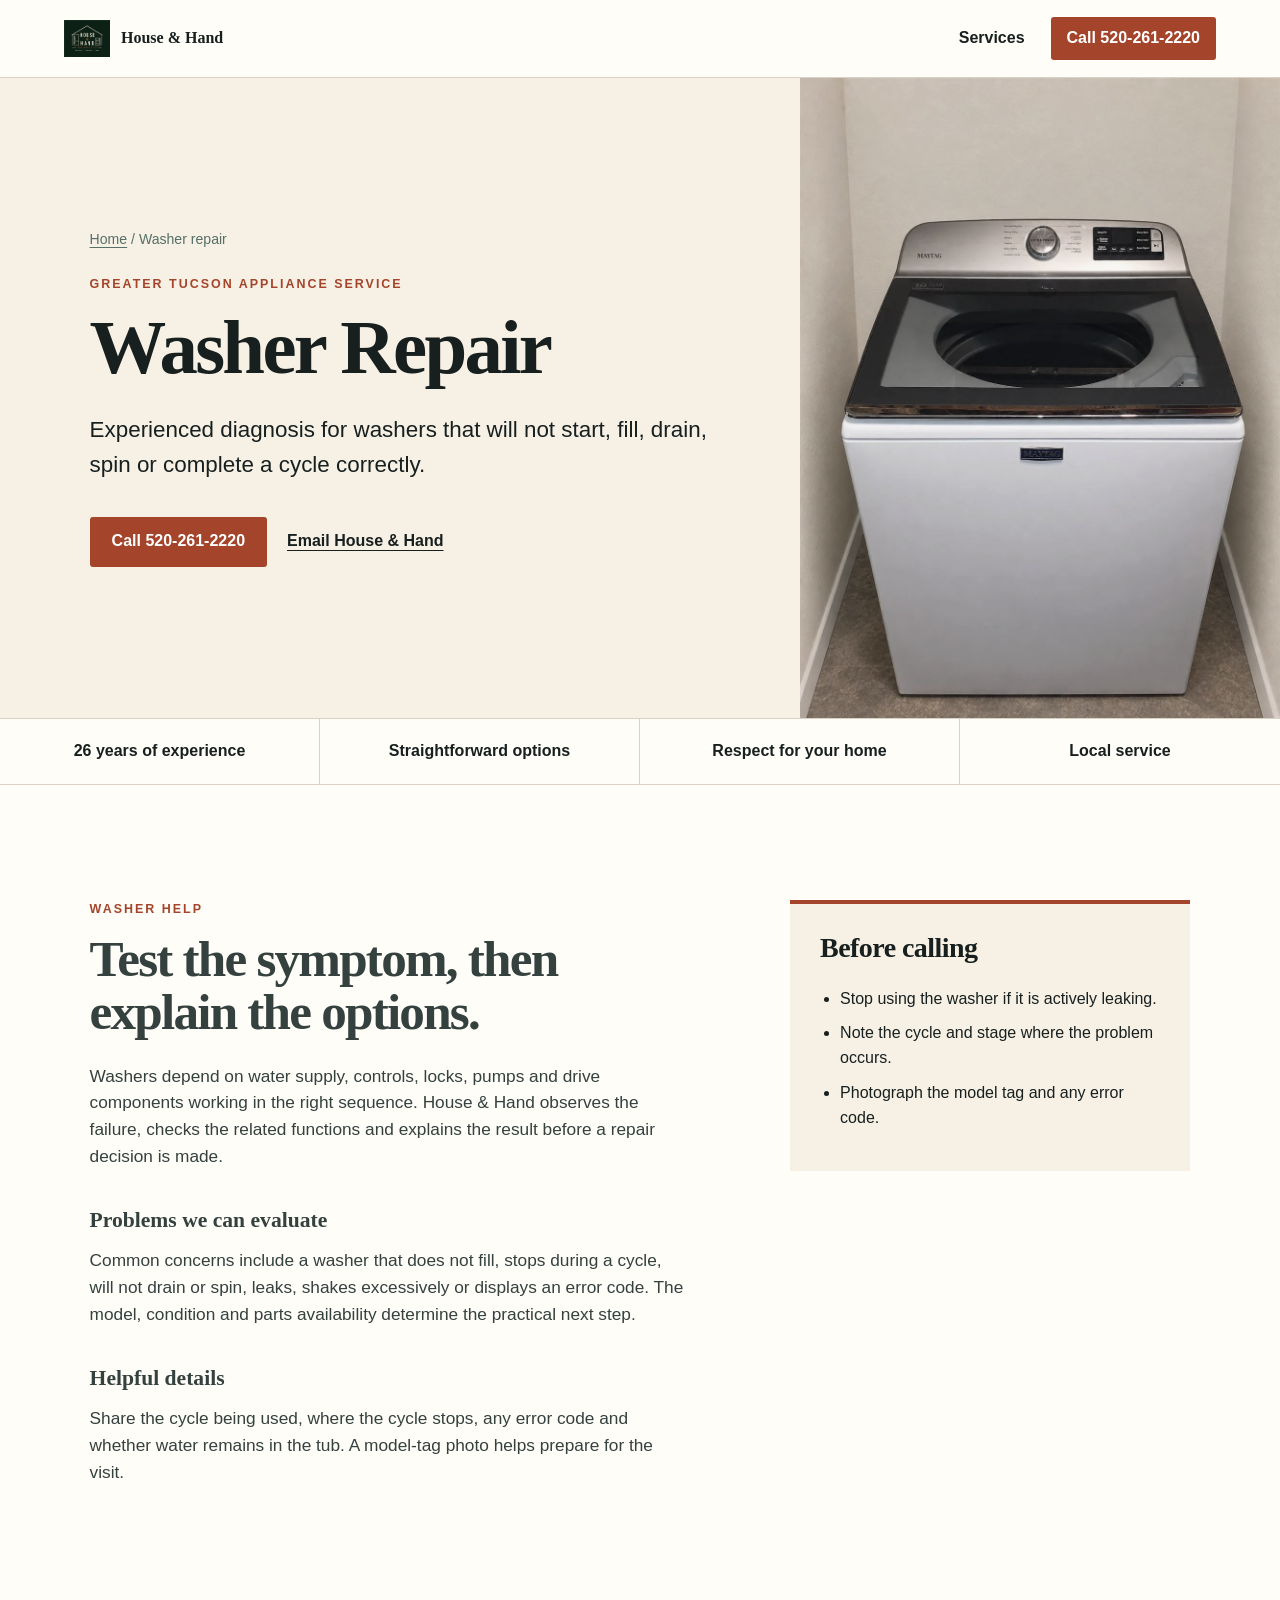
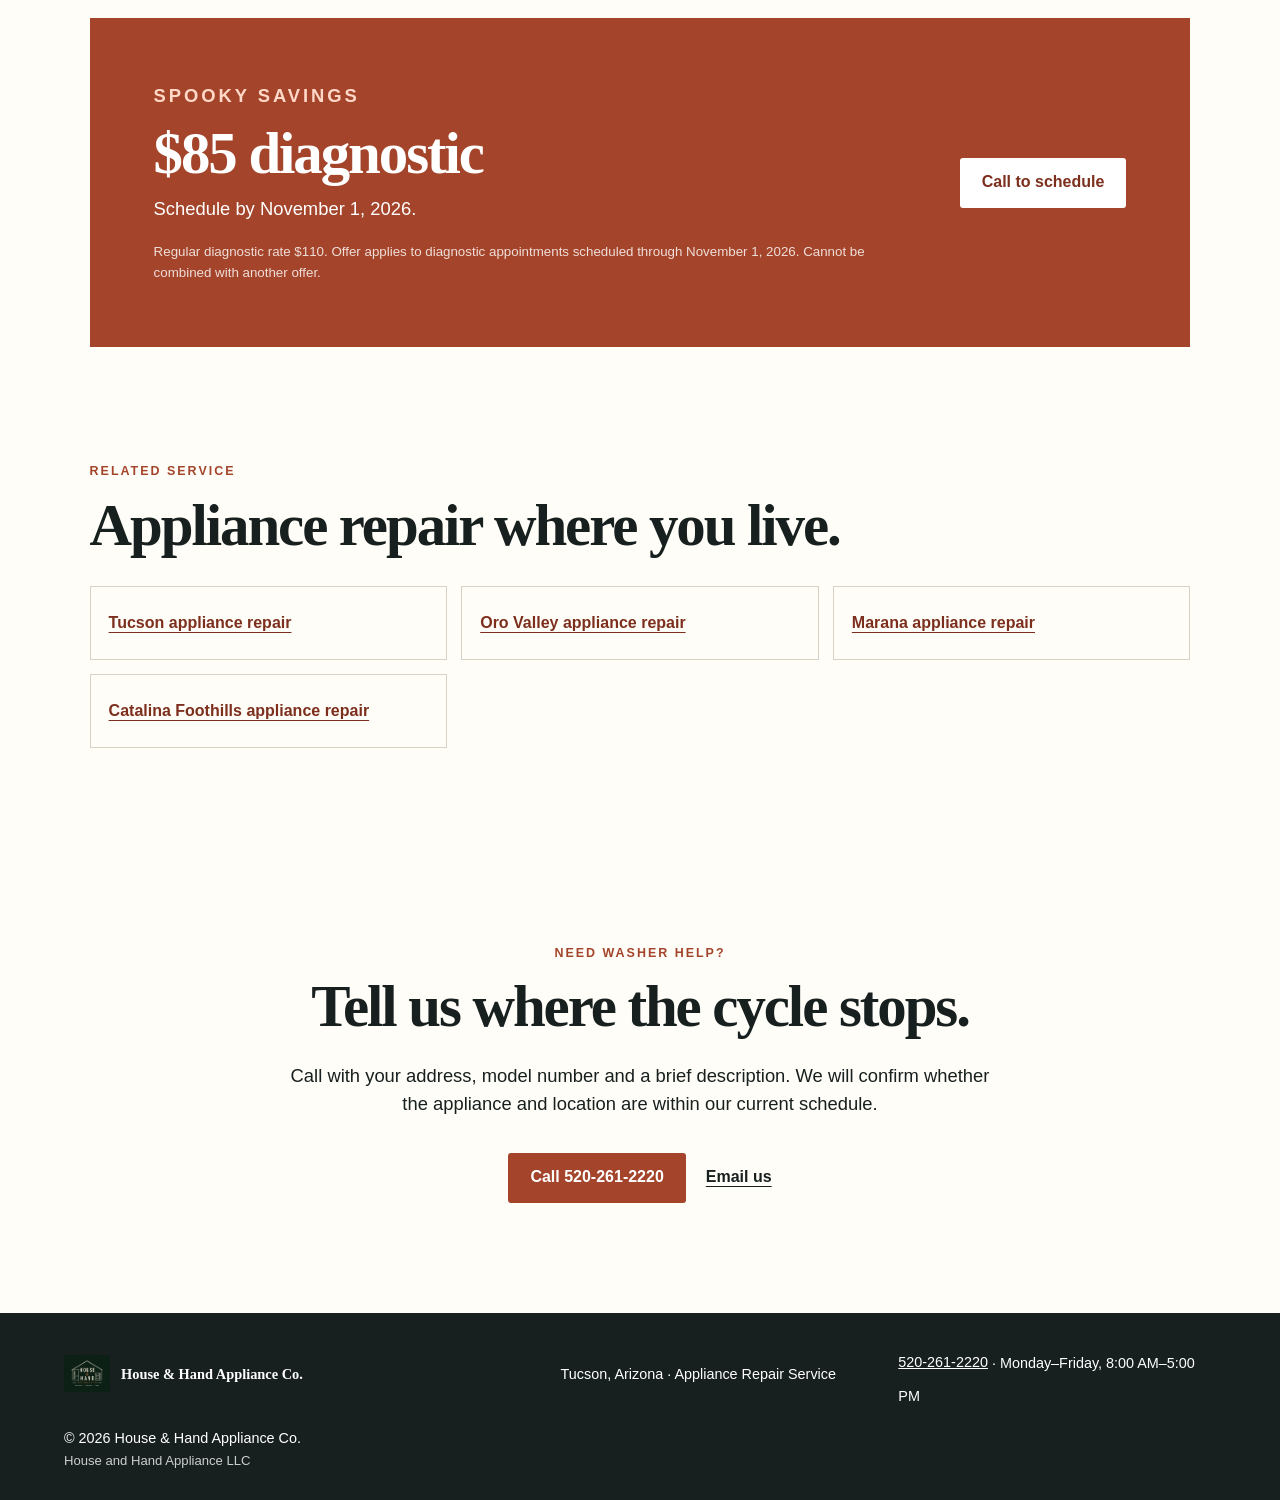
<file: services/washer-repair/index.html>
<!doctype html>
<html lang="en"><head><meta charset="utf-8"><meta name="viewport" content="width=device-width,initial-scale=1"><title>Washer Repair in Tucson | House &amp; Hand</title><meta name="description" content="Local washing machine repair for Tucson, Oro Valley, Marana and Catalina Foothills. Call House & Hand Appliance Co. at 520-261-2220."><link rel="canonical" href="https://houseandhand.github.io/house-and-hand-website/services/washer-repair/"><meta property="og:title" content="Washer Repair | House &amp; Hand Appliance Co."><meta property="og:description" content="Experienced washing machine diagnosis and repair across greater Tucson."><meta property="og:type" content="website"><meta property="og:url" content="https://houseandhand.github.io/house-and-hand-website/services/washer-repair/"><meta property="og:image" content="https://houseandhand.github.io/house-and-hand-website/assets/og.jpg"><link rel="stylesheet" href="../../styles.css"><script type="application/ld+json">{"@context":"https://schema.org","@type":"Service","name":"Washer Repair","serviceType":"Washing machine repair","url":"https://houseandhand.github.io/house-and-hand-website/services/washer-repair/","areaServed":["Tucson, Arizona","Oro Valley, Arizona","Marana, Arizona","Catalina Foothills, Arizona"],"provider":{"@type":"LocalBusiness","name":"House & Hand Appliance Co.","legalName":"House and Hand Appliance LLC","telephone":"+1-520-261-2220","url":"https://houseandhand.github.io/house-and-hand-website/"}}</script><script src="../../analytics.js" defer></script></head>
<body><main><nav class="nav"><a class="brand" href="../../" aria-label="House &amp; Hand home"><img src="../../assets/house-hand-logo.webp?v=20260923" alt="" width="420" height="336"><span>House &amp; Hand</span></a><a class="nav-link" href="../../#service">Services</a><a class="button button-small" href="tel:+15202612220">Call 520-261-2220</a></nav>
<section class="subpage-hero"><div class="hero-copy"><p class="breadcrumbs"><a href="../../">Home</a> / Washer repair</p><p class="eyebrow">Greater Tucson appliance service</p><h1>Washer Repair</h1><p class="lead">Experienced diagnosis for washers that will not start, fill, drain, spin or complete a cycle correctly.</p><div class="actions"><a class="button" href="tel:+15202612220">Call 520-261-2220</a><a class="text-link" href="mailto:houseandhand520@gmail.com">Email House &amp; Hand</a></div></div><div class="subpage-mark"><img src="../../assets/service/washer.webp" alt="Front-loading washing machine in a laundry room" width="1000" height="1333" fetchpriority="high"></div></section>
<section class="trust-strip"><span>26 years of experience</span><span>Straightforward options</span><span>Respect for your home</span><span>Local service</span></section>
<section class="section content-grid"><div class="content-copy"><p class="eyebrow">Washer help</p><h2>Test the symptom, then explain the options.</h2><p>Washers depend on water supply, controls, locks, pumps and drive components working in the right sequence. House &amp; Hand observes the failure, checks the related functions and explains the result before a repair decision is made.</p><h3>Problems we can evaluate</h3><p>Common concerns include a washer that does not fill, stops during a cycle, will not drain or spin, leaks, shakes excessively or displays an error code. The model, condition and parts availability determine the practical next step.</p><h3>Helpful details</h3><p>Share the cycle being used, where the cycle stops, any error code and whether water remains in the tub. A model-tag photo helps prepare for the visit.</p></div><aside class="fact-panel"><h2>Before calling</h2><ul><li>Stop using the washer if it is actively leaking.</li><li>Note the cycle and stage where the problem occurs.</li><li>Photograph the model tag and any error code.</li></ul></aside></section>
<section class="offer"><div><p class="eyebrow">Spooky savings</p><h2>$85 diagnostic</h2><p>Schedule by November 1, 2026.</p><small>Regular diagnostic rate $110. Offer applies to diagnostic appointments scheduled through November 1, 2026. Cannot be combined with another offer.</small></div><a class="button button-light" href="tel:+15202612220">Call to schedule</a></section>
<section class="section"><p class="eyebrow">Related service</p><h2>Appliance repair where you live.</h2><div class="link-grid"><a href="../../service-areas/tucson-appliance-repair/">Tucson appliance repair</a><a href="../../service-areas/oro-valley-appliance-repair/">Oro Valley appliance repair</a><a href="../../service-areas/marana-appliance-repair/">Marana appliance repair</a><a href="../../service-areas/catalina-foothills-appliance-repair/">Catalina Foothills appliance repair</a></div></section>
<section class="cta"><p class="eyebrow">Need washer help?</p><h2>Tell us where the cycle stops.</h2><p>Call with your address, model number and a brief description. We will confirm whether the appliance and location are within our current schedule.</p><div class="actions actions-center"><a class="button" href="tel:+15202612220">Call 520-261-2220</a><a class="text-link" href="mailto:houseandhand520@gmail.com">Email us</a></div></section>
<footer><div class="brand footer-brand"><img src="../../assets/house-hand-logo.webp?v=20260923" alt="" width="420" height="336" loading="lazy" decoding="async"><span>House &amp; Hand Appliance Co.</span></div><p>Tucson, Arizona · Appliance Repair Service</p><p><a href="tel:+15202612220">520-261-2220</a> · Monday–Friday, 8:00 AM–5:00 PM</p><p>© 2026 House &amp; Hand Appliance Co.<br><span class="legal-name">House and Hand Appliance LLC</span></p></footer></main></body></html>
</file>
<file: styles.css>
:root { --ink:#17201f; --cream:#f6f0e5; --paper:#fffdf8; --rust:#a4452b; --rust-dark:#7d2f1d; --sage:#567068; --line:#d9d1c4; }
* { box-sizing:border-box; }
html { scroll-behavior:smooth; }
body { margin:0; background:var(--paper); color:var(--ink); font-family:Arial,Helvetica,sans-serif; line-height:1.55; }
a { color:inherit; }
.nav { min-height:78px; display:flex; align-items:center; gap:26px; padding:12px clamp(20px,5vw,72px); border-bottom:1px solid var(--line); }
.brand { display:flex; align-items:center; gap:11px; text-decoration:none; font-family:Georgia,serif; font-weight:700; margin-right:auto; }
.brand img { width:46px; height:46px; object-fit:contain; }
.nav-link { text-decoration:none; font-weight:700; }
.button { display:inline-flex; align-items:center; justify-content:center; min-height:50px; padding:12px 22px; background:var(--rust); color:white; text-decoration:none; font-weight:700; border-radius:3px; transition:background .2s ease,transform .2s ease; }
.button:hover { background:var(--rust-dark); transform:translateY(-1px); }
.button-small { min-height:42px; padding:9px 16px; }
.hero { min-height:640px; display:grid; grid-template-columns:minmax(0,1.1fr) minmax(320px,.9fr); background:var(--cream); }
.hero-copy { padding:clamp(64px,9vw,128px) clamp(24px,7vw,104px); align-self:center; }
.eyebrow { margin:0 0 14px; color:var(--rust); text-transform:uppercase; letter-spacing:.16em; font-size:.78rem; font-weight:800; }
h1,h2,h3,p { margin-top:0; }
h1,h2 { font-family:Georgia,'Times New Roman',serif; line-height:1.03; letter-spacing:-.035em; }
h1 { font-size:clamp(3.25rem,7vw,6.4rem); margin-bottom:26px; max-width:850px; }
h2 { font-size:clamp(2.4rem,4.6vw,4.6rem); margin-bottom:24px; }
h3 { font-family:Georgia,serif; font-size:1.35rem; }
.lead { font-size:clamp(1.15rem,2vw,1.4rem); max-width:650px; }
.actions { display:flex; gap:20px; align-items:center; flex-wrap:wrap; margin-top:34px; }
.text-link { font-weight:700; text-underline-offset:4px; }
.nav-link,.text-link,footer a { display:inline-flex; align-items:center; min-height:44px; }
.availability { margin:30px 0 0; max-width:620px; color:var(--sage); font-weight:700; }
.hero-mark { background:var(--sage); color:white; display:flex; flex-direction:column; align-items:center; justify-content:center; padding:48px; }
.hero-mark>img { width:min(330px,75%); height:auto; filter:drop-shadow(0 18px 28px rgba(0,0,0,.18)); }
.experience { margin-top:34px; display:flex; align-items:center; gap:14px; border-top:1px solid rgba(255,255,255,.45); padding-top:22px; }
.experience strong { font-family:Georgia,serif; font-size:3.3rem; line-height:1; }
.experience span { max-width:130px; line-height:1.2; }
.trust-strip { display:grid; grid-template-columns:repeat(4,1fr); border-top:1px solid var(--line); border-bottom:1px solid var(--line); }
.trust-strip span { padding:20px; text-align:center; font-weight:700; border-right:1px solid var(--line); }
.trust-strip span:last-child { border-right:0; }
.section { padding:clamp(72px,9vw,130px) clamp(24px,7vw,104px); }
.section-intro { max-width:850px; }
.section-intro>p:last-child,.story-copy { font-size:1.12rem; color:#34413f; }
.appliance-grid { display:grid; grid-template-columns:repeat(3,1fr); margin-top:58px; border-top:1px solid var(--line); border-left:1px solid var(--line); }
.appliance { min-height:310px; position:relative; overflow:hidden; border-right:1px solid var(--line); border-bottom:1px solid var(--line); background:var(--cream); color:inherit; text-decoration:none; }
.appliance>img { width:100%; height:230px; display:block; object-fit:cover; filter:saturate(.78) contrast(.94); transition:transform .35s ease,filter .35s ease; }
.appliance:hover>img { transform:scale(1.025); filter:saturate(.92) contrast(.98); }
.appliance-label { display:flex; align-items:baseline; gap:18px; padding:22px 24px 25px; background:#fff; }
.appliance span { color:var(--rust); font-size:.8rem; font-weight:800; }
.appliance h3 { margin:0; }
.brands { margin-top:48px; padding:32px 0 0; border-top:1px solid var(--line); text-align:center; }
.brand-list { max-width:980px; margin:18px auto 12px; color:var(--ink); font-family:var(--font-serif); font-size:clamp(1.2rem,2.1vw,1.65rem); line-height:1.8; }
.brand-list i { padding:0 .25em; color:var(--rust); font-style:normal; }
.brand-note { margin:0; color:#5b6765; font-size:.92rem; }
.area-links { display:flex; flex-wrap:wrap; gap:12px; margin-top:32px; }
.area-links a { min-height:44px; display:inline-flex; align-items:center; padding:9px 14px; border:1px solid var(--line); border-radius:3px; color:var(--rust-dark); font-weight:700; text-underline-offset:3px; }
.subpage-hero { min-height:460px; display:grid; grid-template-columns:minmax(0,1.25fr) minmax(280px,.75fr); background:var(--cream); }
.subpage-hero>* { min-width:0; }
.subpage-hero .hero-copy { padding-top:80px; padding-bottom:80px; }
.subpage-hero h1 { font-size:clamp(3rem,6vw,5.4rem); overflow-wrap:anywhere; }
.subpage-mark { min-height:360px; background:var(--sage); overflow:hidden; }
.subpage-mark img { width:100%; height:100%; display:block; object-fit:cover; filter:saturate(.78) contrast(.94); }
.content-grid { display:grid; grid-template-columns:minmax(0,1.2fr) minmax(260px,.8fr); gap:clamp(42px,8vw,100px); align-items:start; }
.content-grid h2 { font-size:clamp(2.2rem,4vw,3.8rem); }
.content-copy { font-size:1.08rem; color:#34413f; }
.content-copy h3 { margin-top:34px; margin-bottom:10px; }
.fact-panel { padding:30px; background:var(--cream); border-top:4px solid var(--rust); }
.fact-panel h2 { font-size:1.75rem; letter-spacing:-.02em; }
.fact-panel ul { margin:0; padding-left:20px; }
.fact-panel li { margin:10px 0; }
.link-grid { display:grid; grid-template-columns:repeat(3,minmax(0,1fr)); gap:14px; margin-top:30px; }
.link-grid a { display:flex; min-height:74px; align-items:center; padding:18px; border:1px solid var(--line); color:var(--rust-dark); font-weight:700; text-underline-offset:4px; }
.breadcrumbs { margin:0 0 24px; font-size:.88rem; color:var(--sage); }
.breadcrumbs a { text-underline-offset:3px; }
.split { display:grid; grid-template-columns:.9fr 1.1fr; gap:9vw; background:var(--cream); }
.steps { list-style:none; padding:0; margin:0; }
.steps li { display:grid; grid-template-columns:minmax(170px,.55fr) 1fr; gap:24px; padding:24px 0; border-top:1px solid var(--line); }
.steps li:last-child { border-bottom:1px solid var(--line); }
.steps span { color:#44514f; }
.offer { margin:0 clamp(24px,7vw,104px); padding:clamp(36px,5vw,70px); display:flex; justify-content:space-between; align-items:center; gap:40px; background:var(--rust); color:white; }
.offer .eyebrow { color:#ffd8c8; }
.offer h2 { margin-bottom:10px; }
.offer p { font-size:1.15rem; }
.offer small { display:block; max-width:760px; opacity:.82; }
.button-light { background:white; color:var(--rust-dark); flex:0 0 auto; }
.button-light:hover { background:var(--cream); }
.testimonials { background:var(--cream); }
.testimonial-grid { display:grid; grid-template-columns:repeat(3,minmax(0,1fr)); gap:22px; margin-top:50px; }
.testimonial-card { display:flex; flex-direction:column; min-height:310px; margin:0; padding:34px; background:var(--paper); border:1px solid var(--line); border-top:4px solid var(--rust); box-shadow:0 12px 30px rgba(23,32,31,.06); }
.review-stars { color:var(--rust); font-size:1.15rem; letter-spacing:.14em; }
.testimonial-card blockquote { margin:26px 0 30px; }
.testimonial-card blockquote p { margin:0; font-family:Georgia,'Times New Roman',serif; font-size:clamp(1.22rem,1.7vw,1.48rem); line-height:1.42; }
.testimonial-card figcaption { display:flex; flex-direction:column; gap:2px; margin-top:auto; padding-top:20px; border-top:1px solid var(--line); }
.testimonial-card figcaption span { color:var(--sage); font-size:.85rem; font-weight:700; text-transform:uppercase; letter-spacing:.1em; }
.reviews-link { margin:34px 0 0; }
.story { display:grid; grid-template-columns:1fr 1fr; gap:9vw; }
.story-copy p { margin-bottom:24px; }
.cta { text-align:center; max-width:920px; margin:0 auto; padding:80px 24px 110px; }
.cta>p:not(.eyebrow) { font-size:1.15rem; max-width:700px; margin-left:auto; margin-right:auto; }
.actions-center { justify-content:center; }
footer { display:grid; grid-template-columns:1.5fr 1fr 1fr; gap:20px; align-items:center; padding:28px clamp(20px,5vw,72px); background:var(--ink); color:white; font-size:.9rem; }
footer p { margin:0; }
.footer-brand { margin:0; }
.legal-name { opacity:.78; font-size:.82rem; }
@media (max-width:800px) { .nav-link{display:none}.hero,.subpage-hero{grid-template-columns:1fr}.hero-mark{min-height:420px}.subpage-mark{min-height:300px}.trust-strip{grid-template-columns:1fr 1fr}.trust-strip span:nth-child(2){border-right:0}.appliance-grid{grid-template-columns:1fr 1fr}.split,.story,.content-grid{grid-template-columns:1fr;gap:36px}.link-grid{grid-template-columns:1fr 1fr}.offer{align-items:flex-start;flex-direction:column}.testimonial-grid{grid-template-columns:1fr}.testimonial-card{min-height:0}footer{grid-template-columns:1fr;text-align:center}.footer-brand{justify-content:center} }
@media (max-width:520px) { .nav{gap:10px}.brand span{display:none}.button-small{font-size:.9rem}.hero-copy{padding-top:58px;padding-bottom:64px}h1{font-size:3.25rem}.hero-mark{min-height:340px}.subpage-mark{min-height:240px}.trust-strip,.appliance-grid,.link-grid{grid-template-columns:1fr}.trust-strip span{border-right:0}.appliance{min-height:0}.appliance>img{height:220px}.steps li{grid-template-columns:1fr;gap:4px}.offer{margin:0}.testimonial-card{padding:28px} }
</file>
